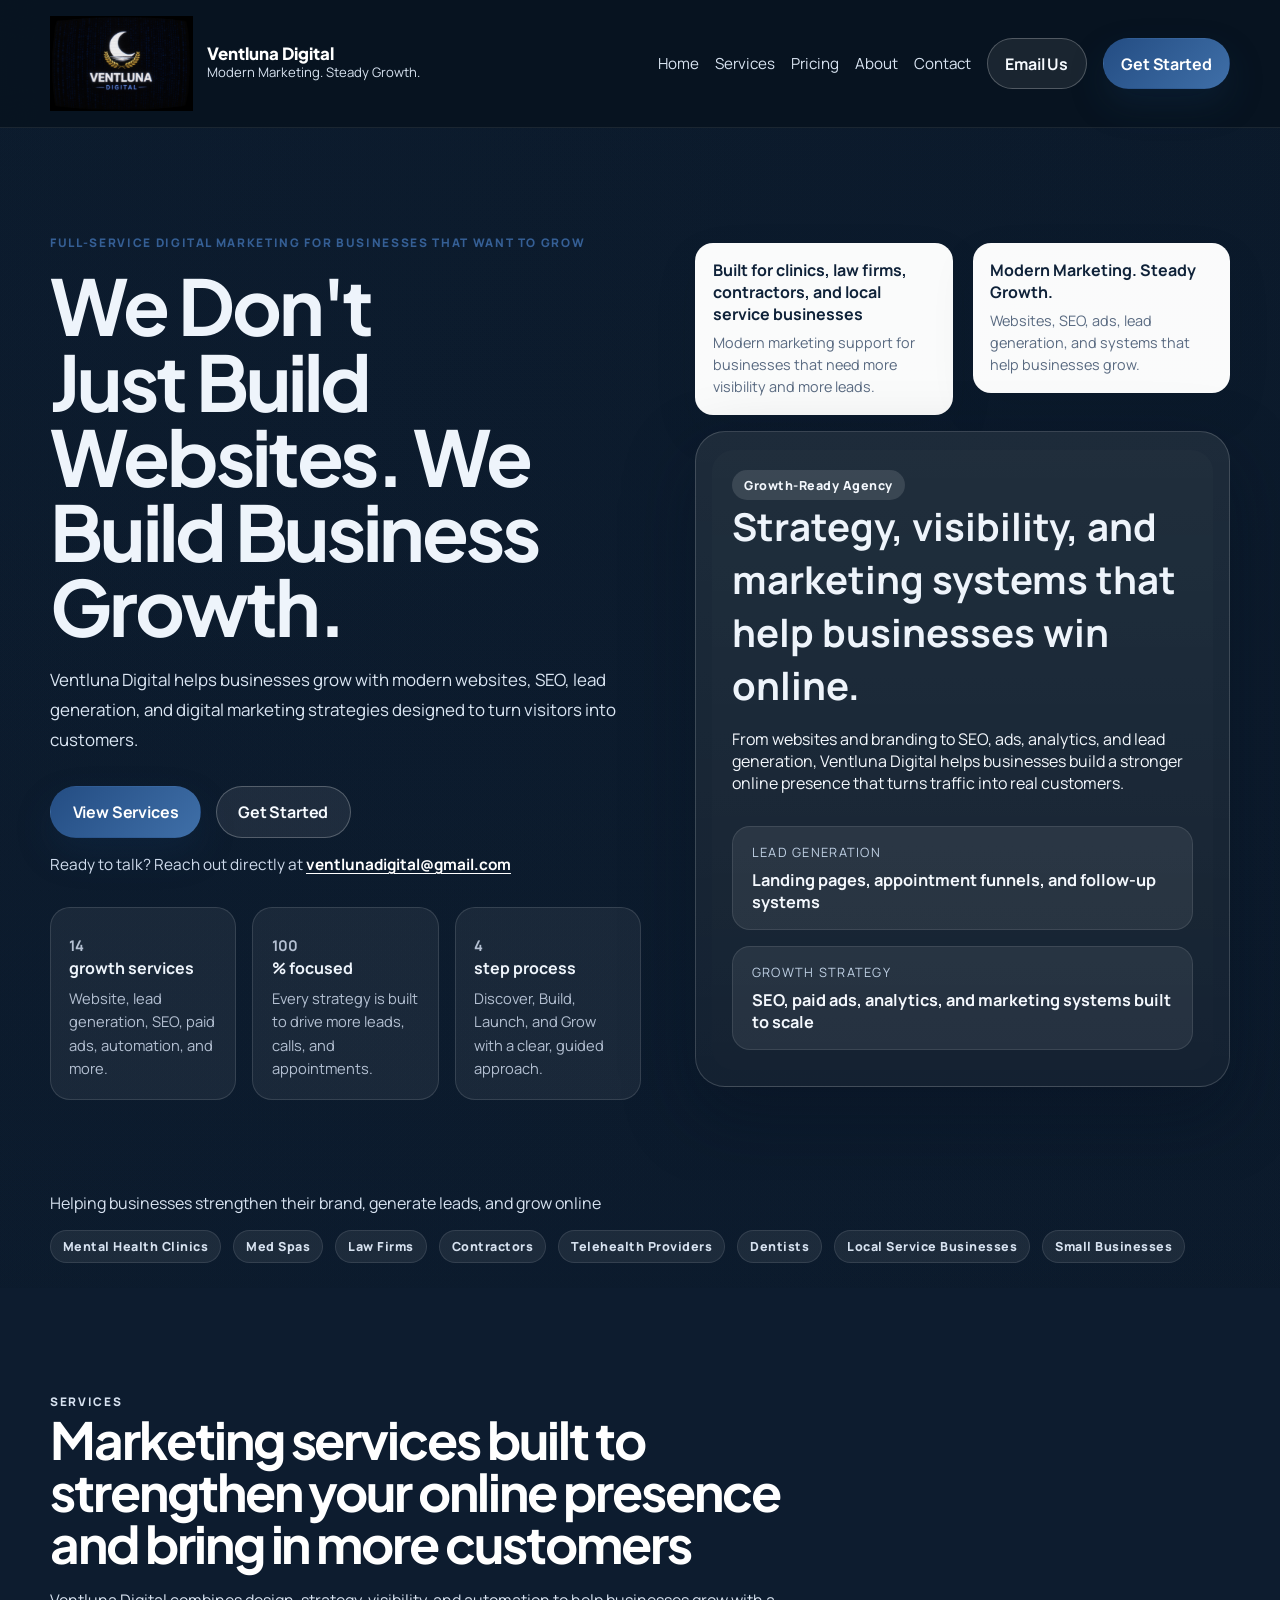
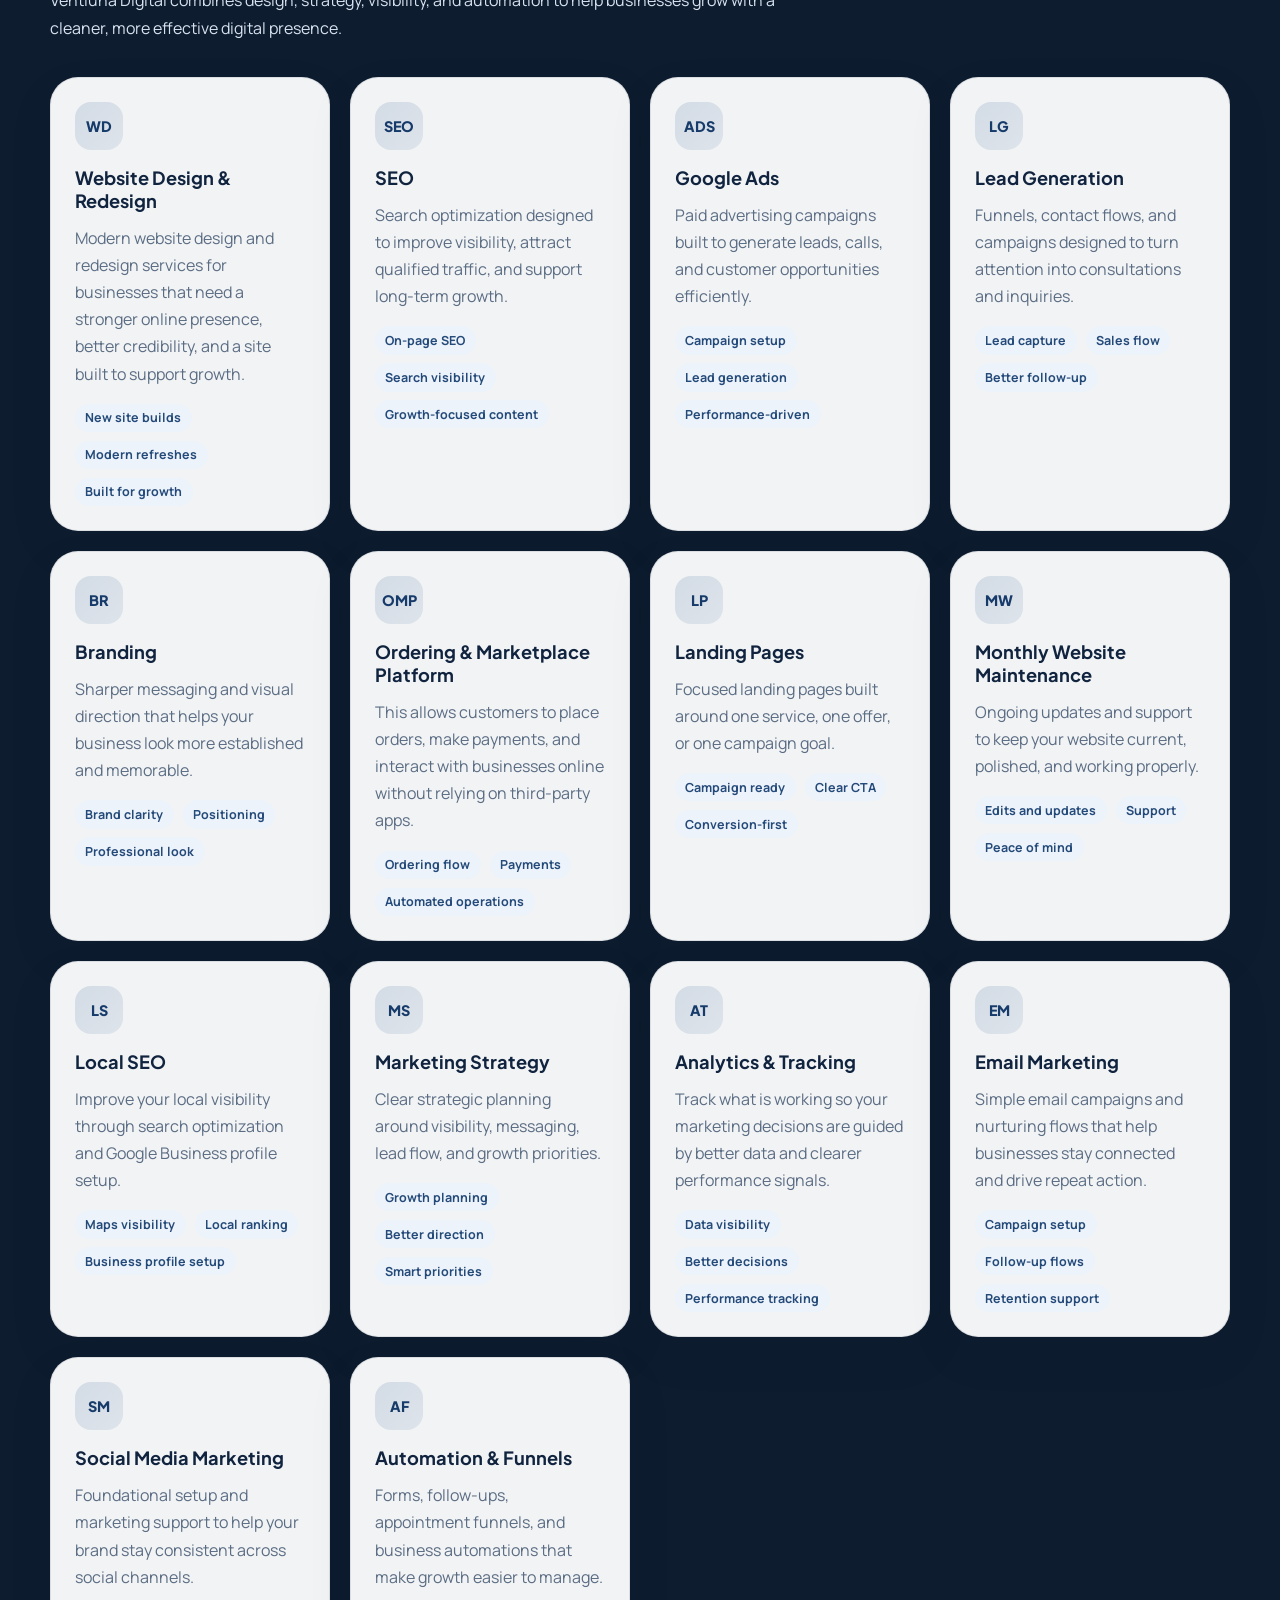
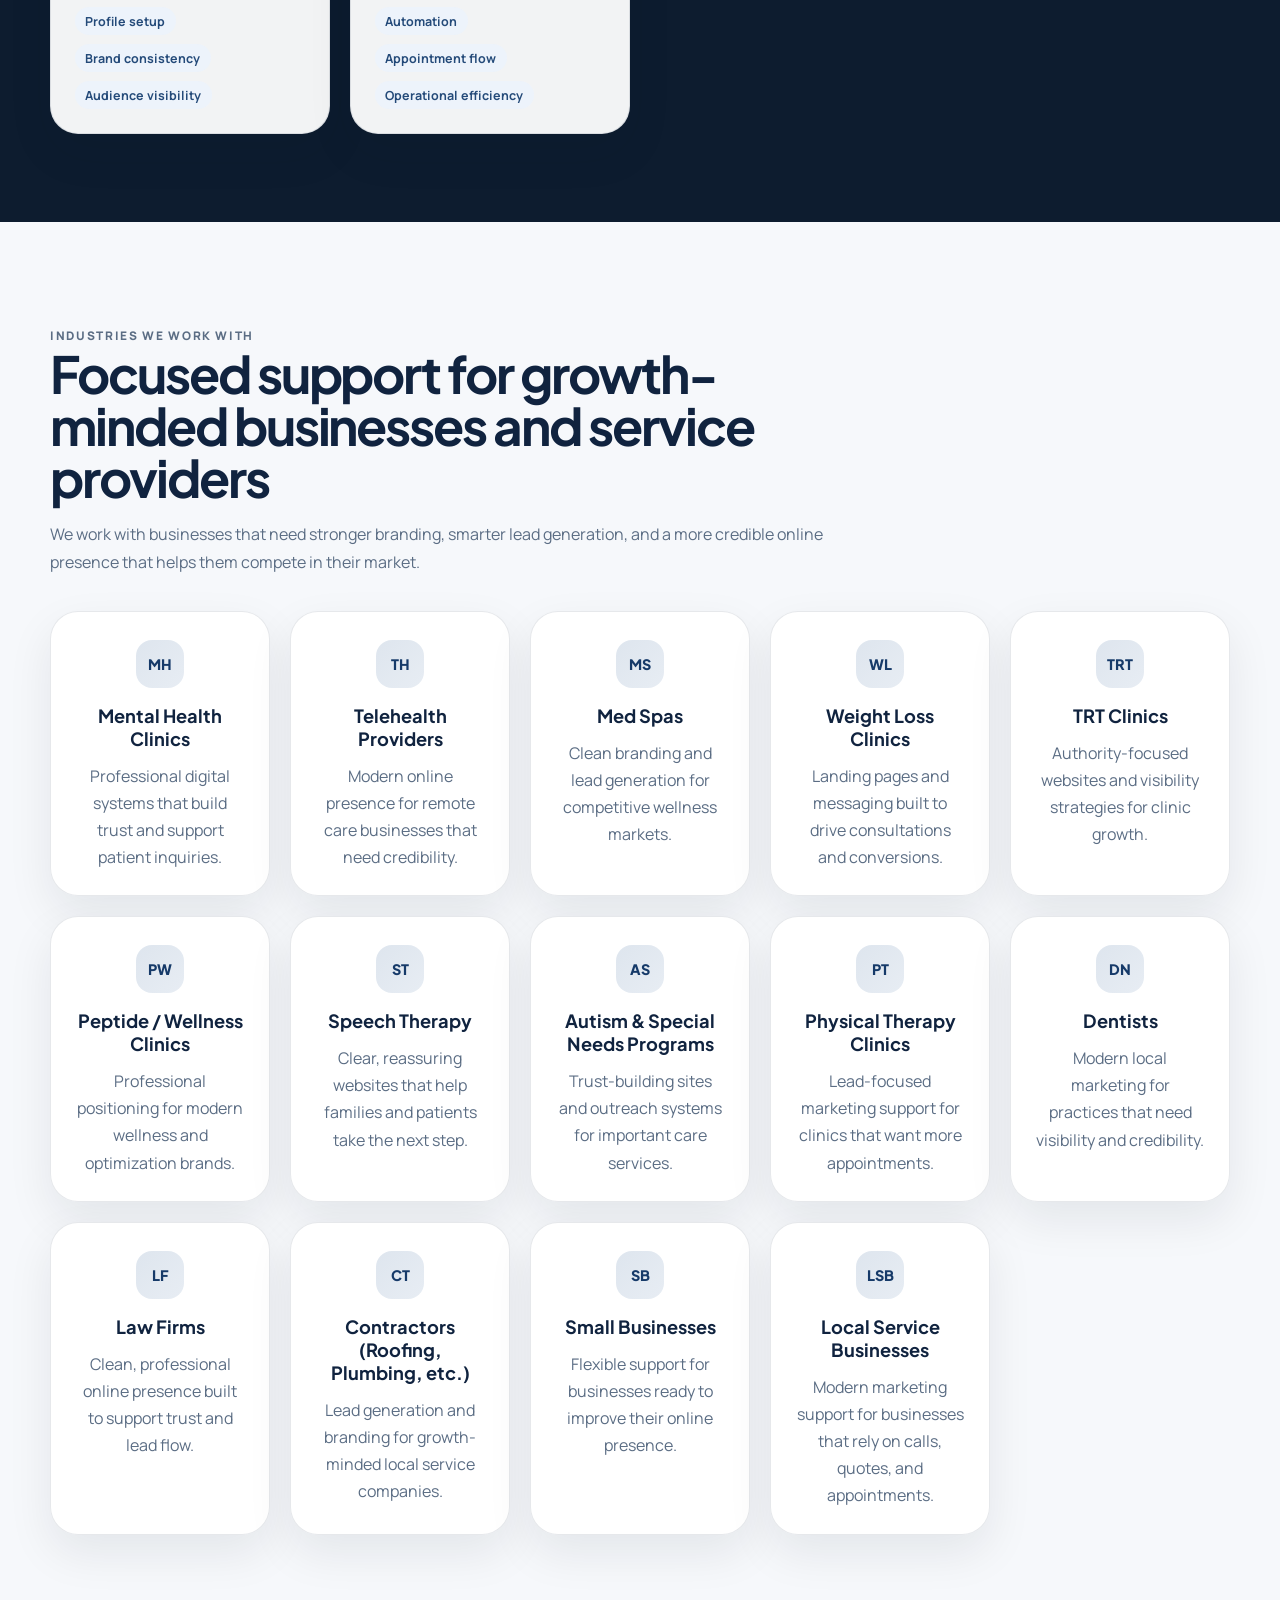
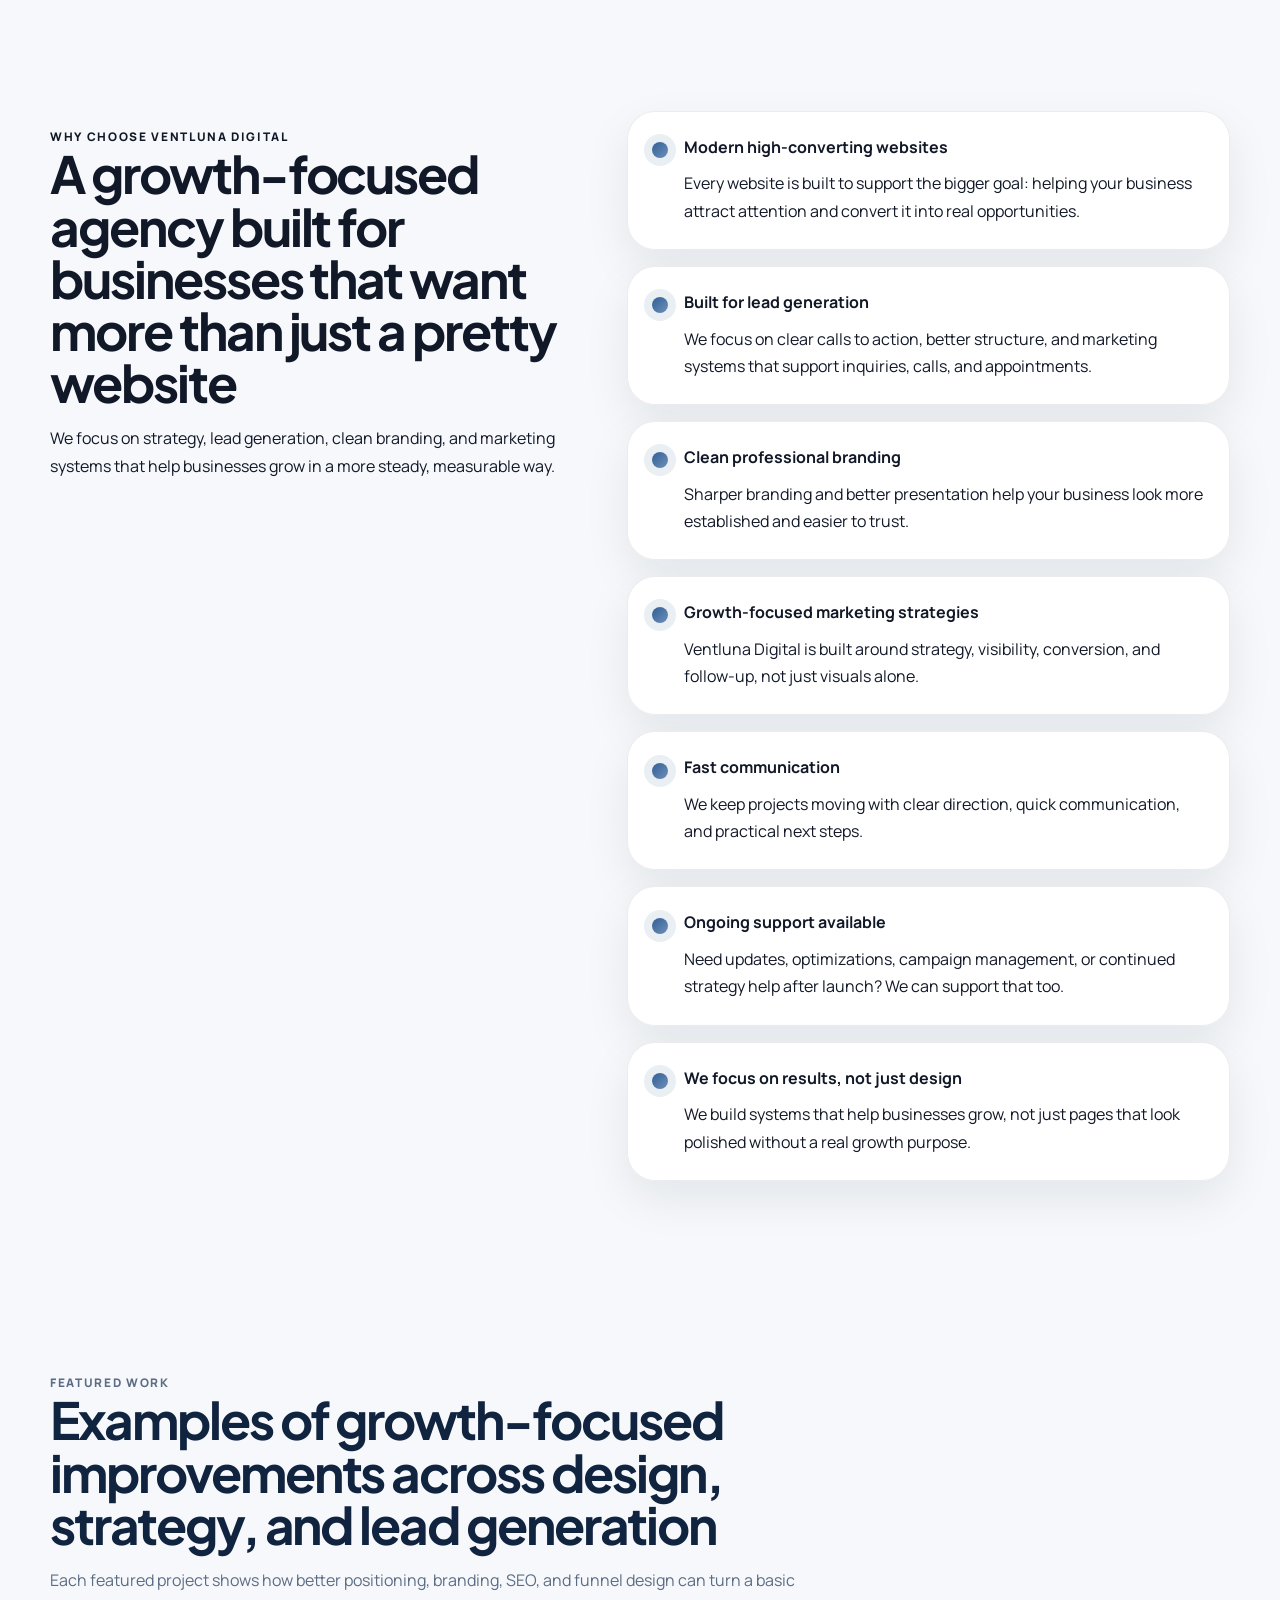
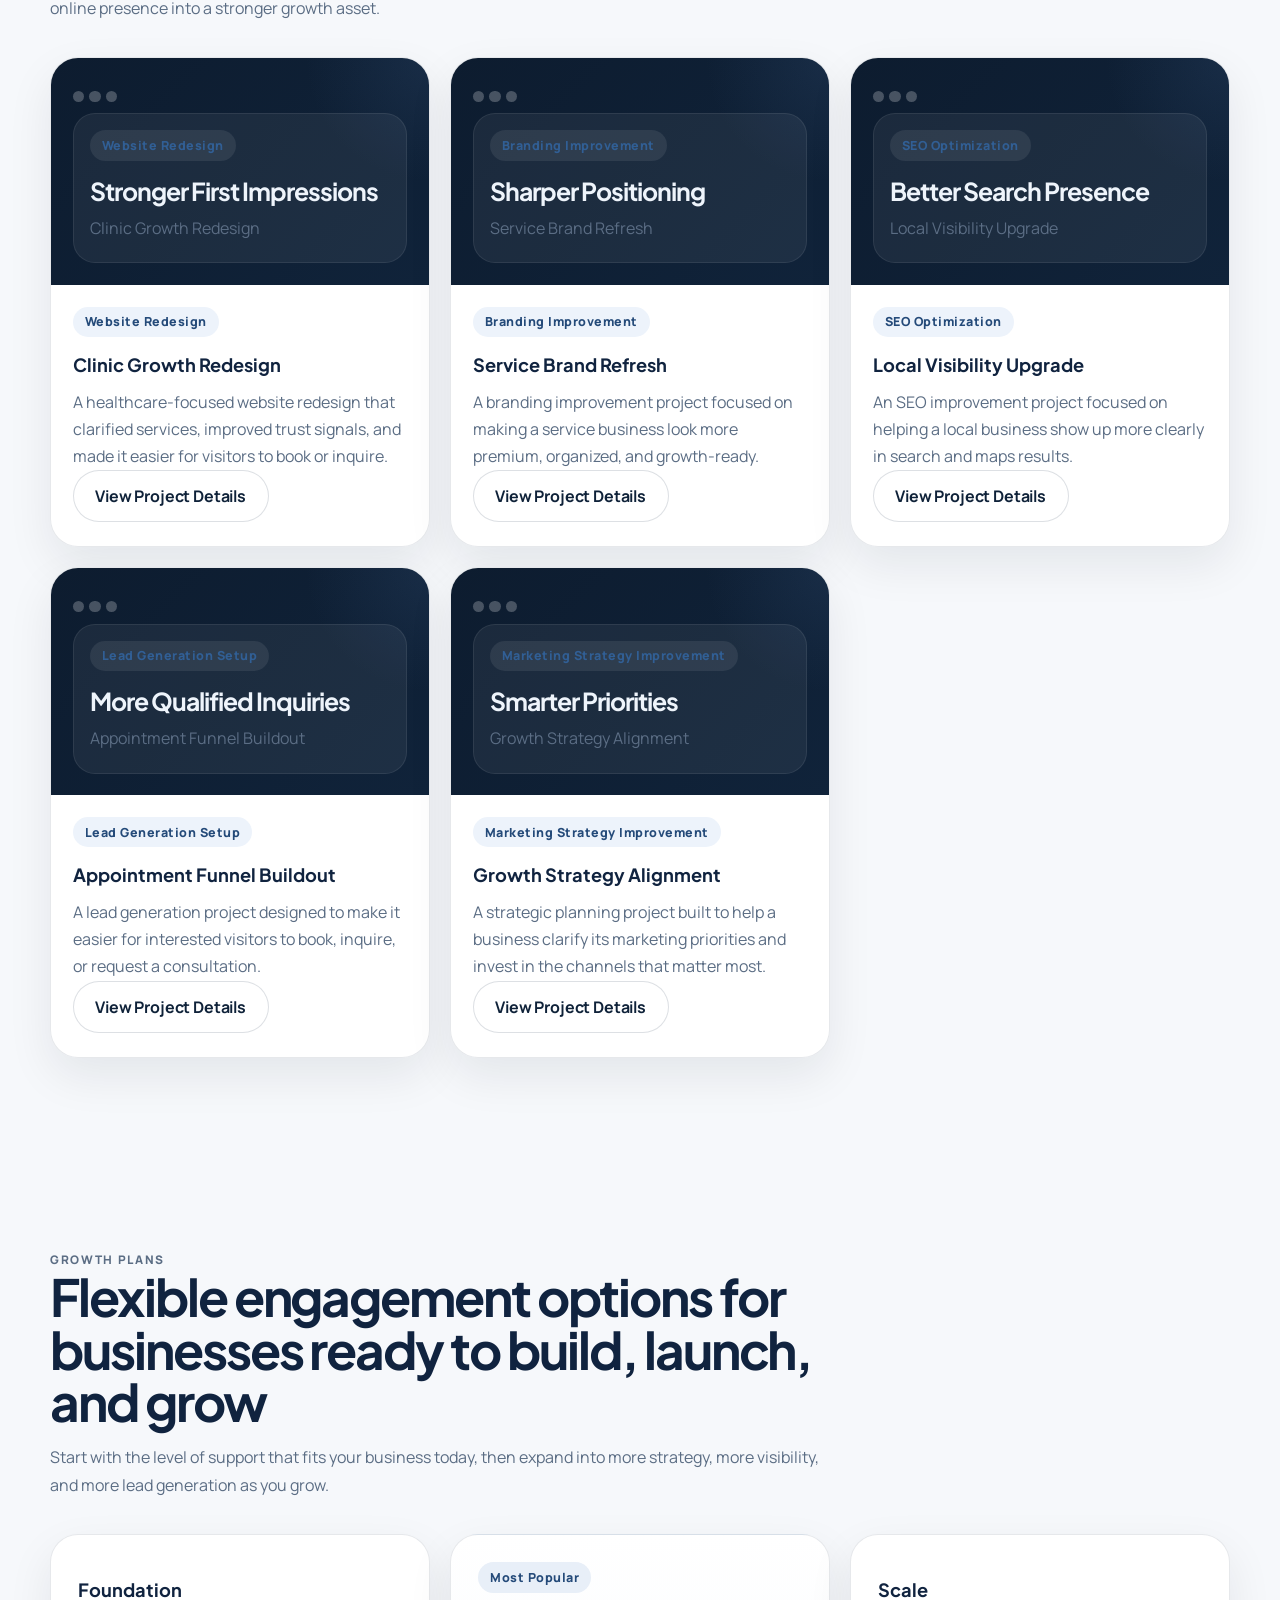
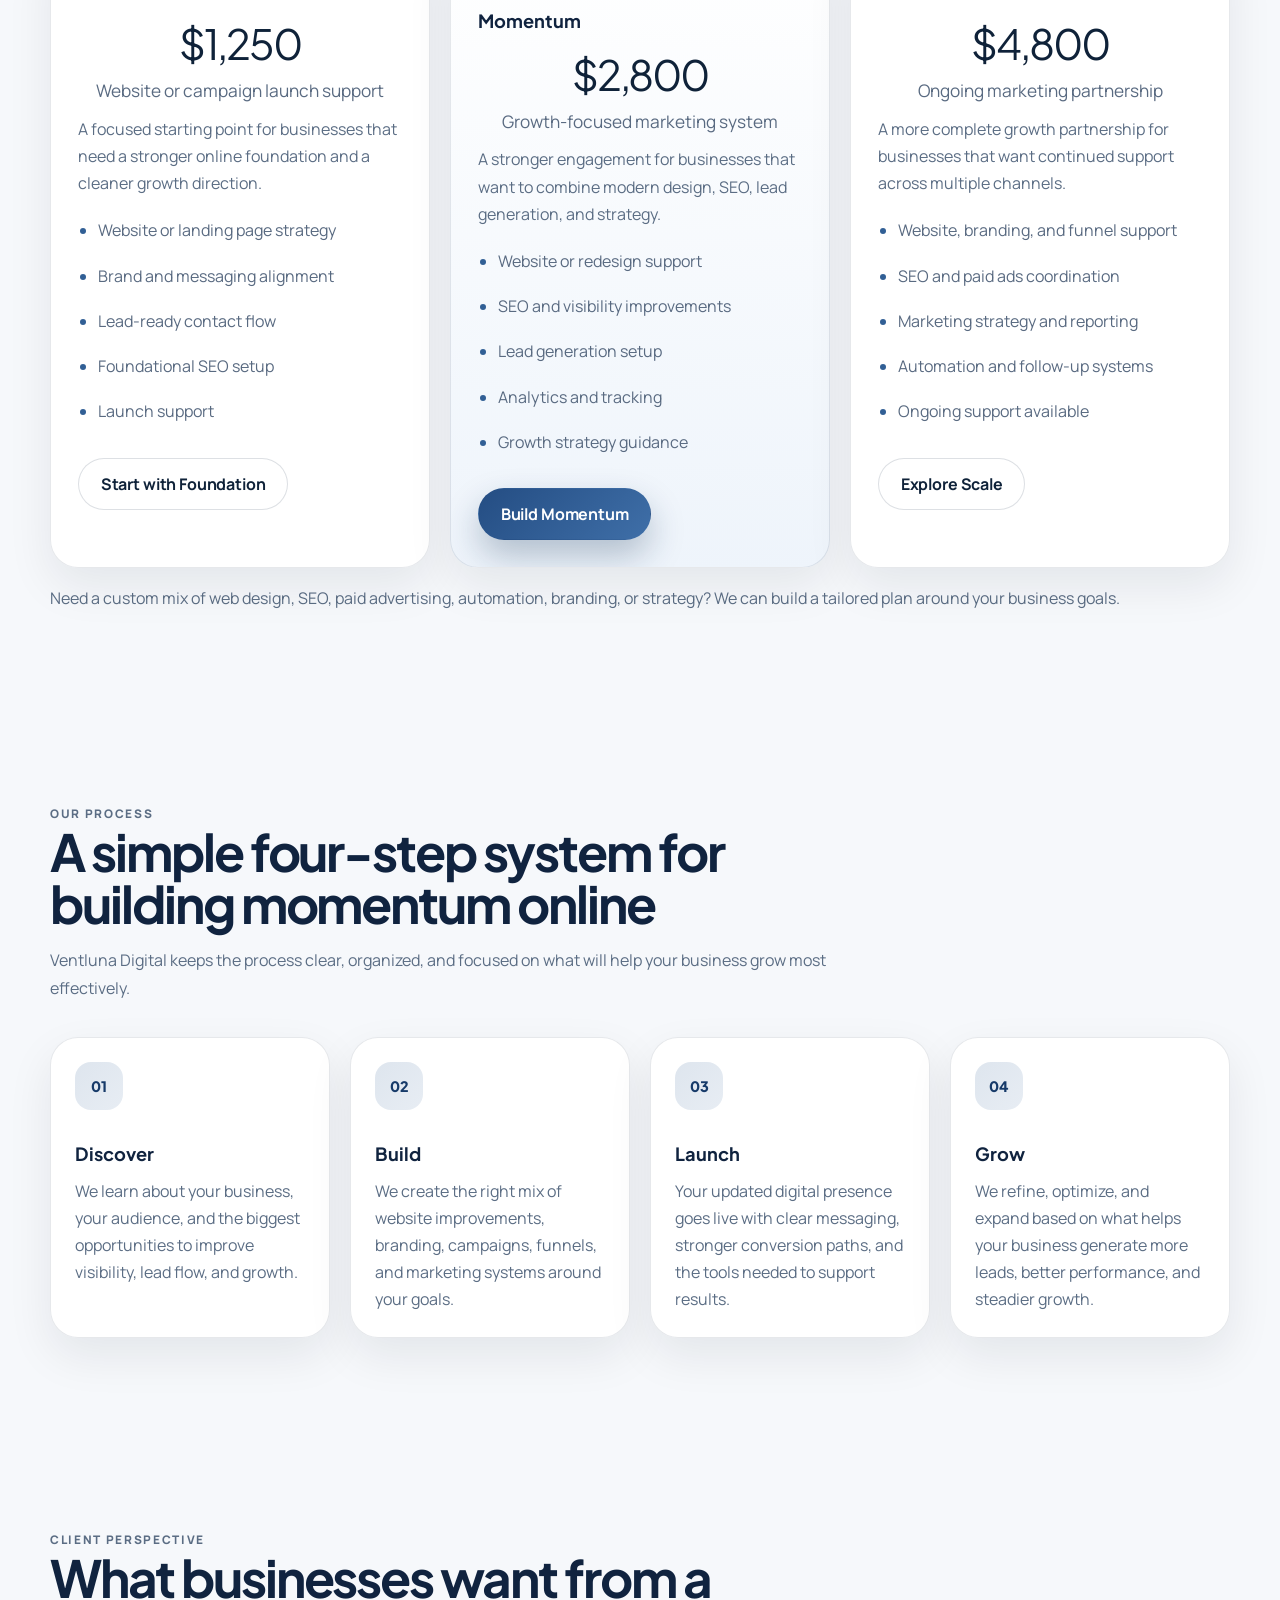
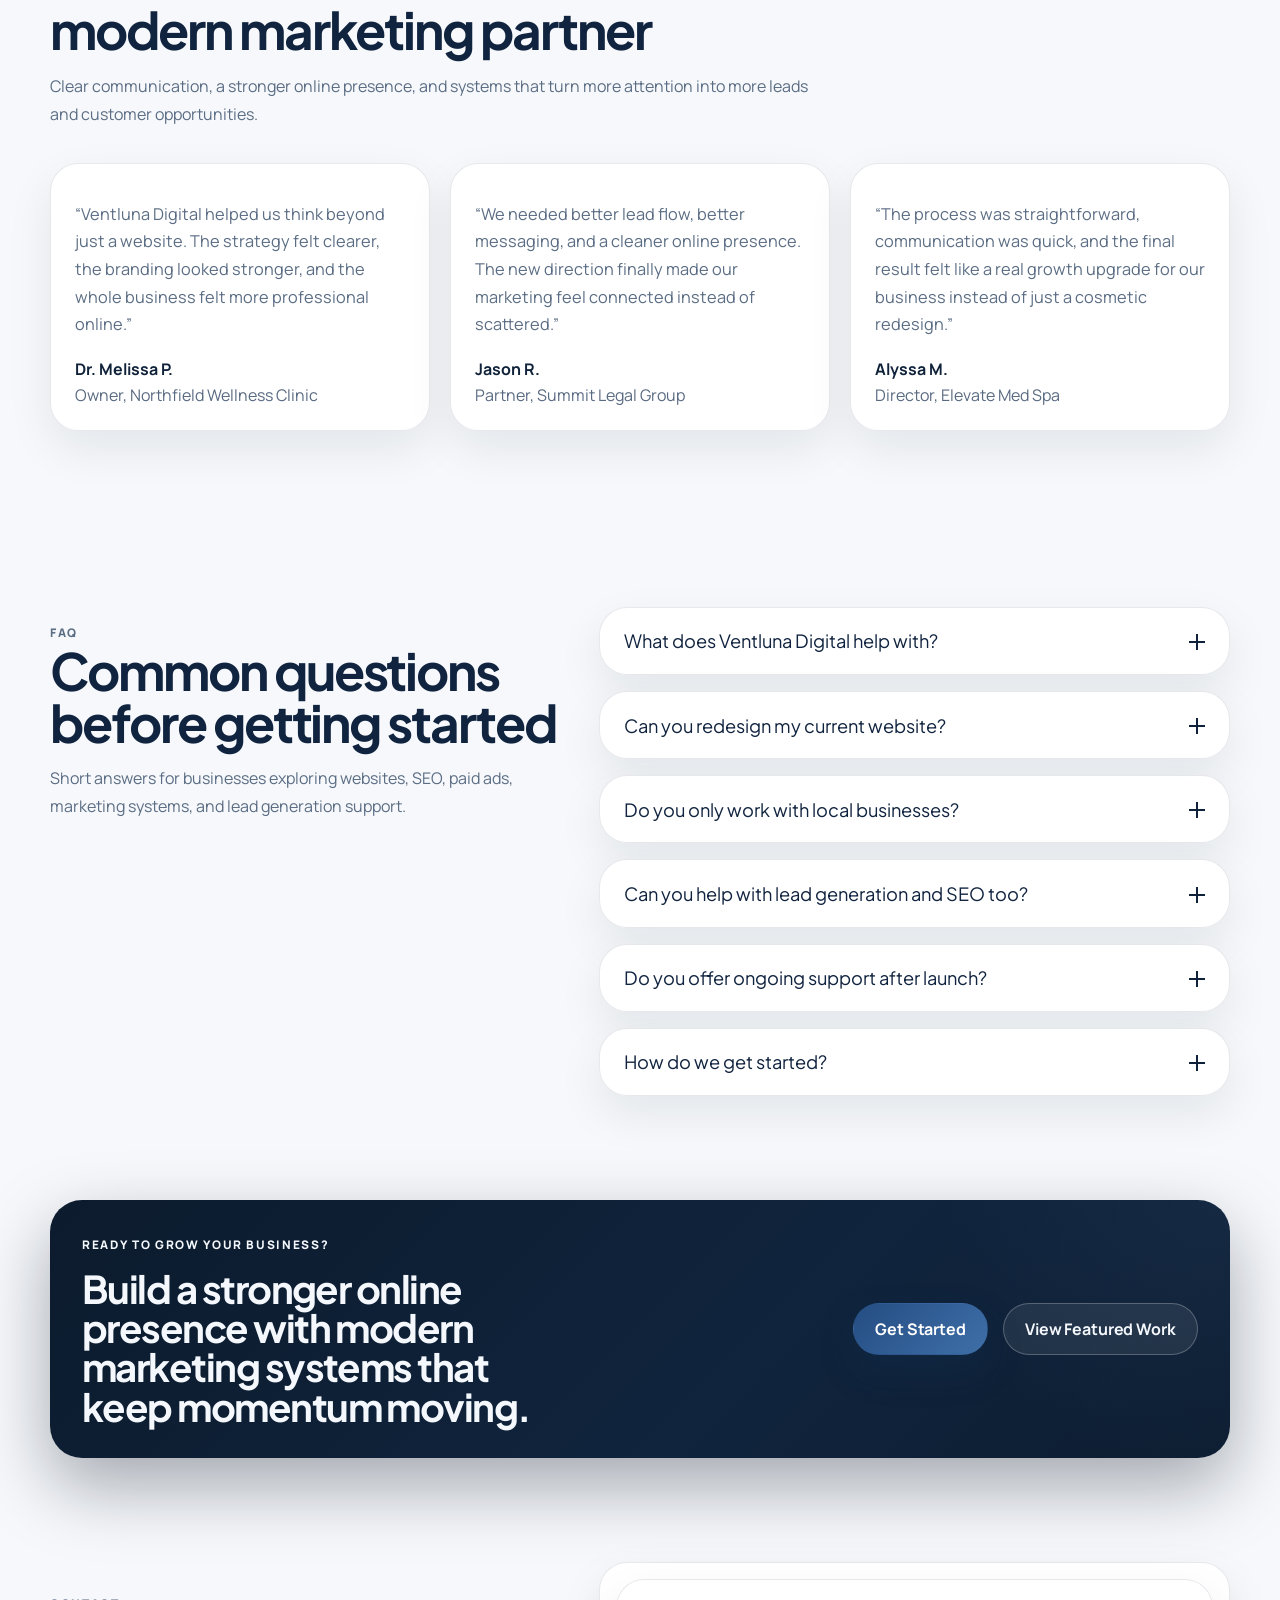
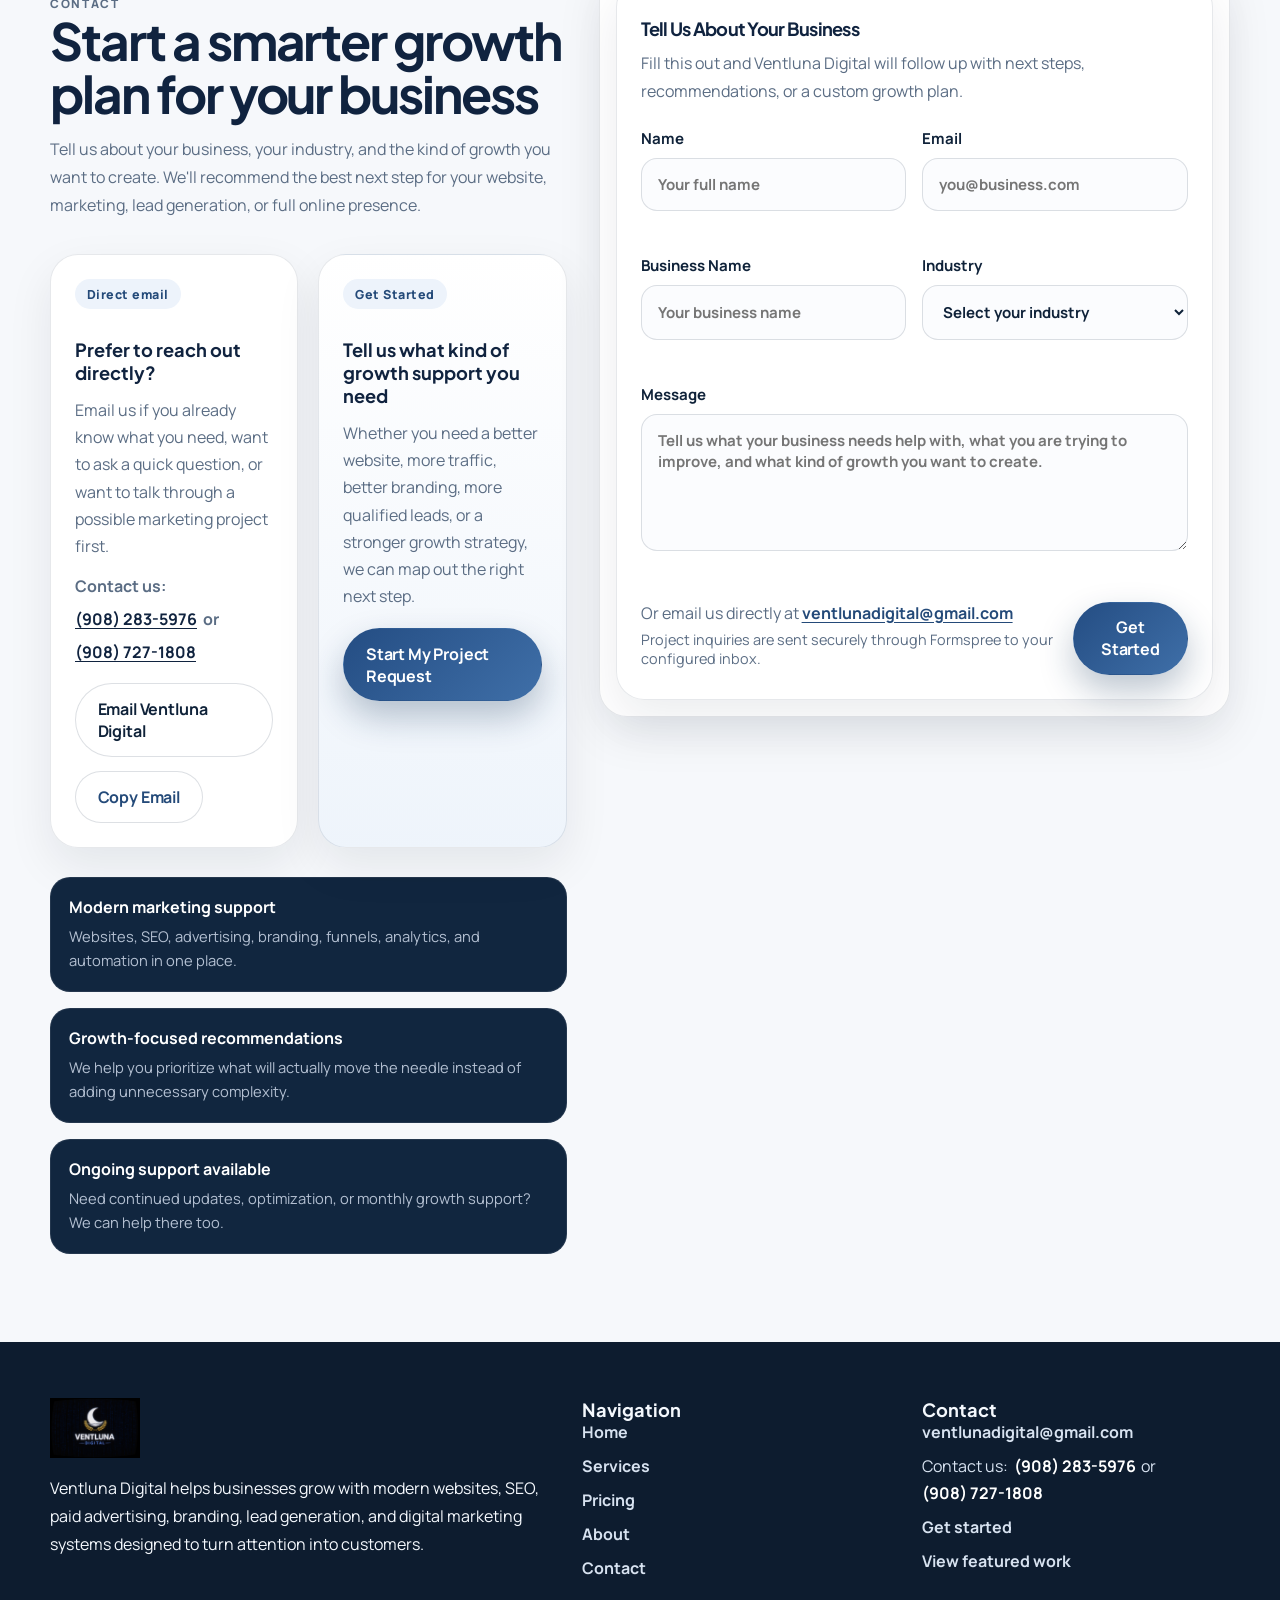
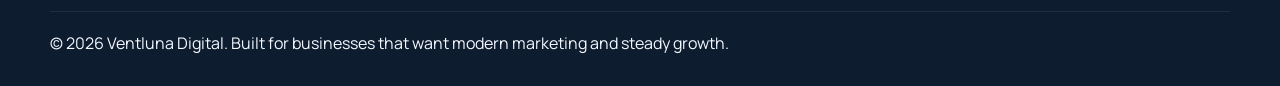
<file: index.html>
<!DOCTYPE html>
<html lang="en">
  <head>
    <meta charset="UTF-8" />
    <meta name="viewport" content="width=device-width, initial-scale=1.0" />
    <meta
      name="description"
      content="Ventluna Digital helps businesses grow with modern websites, SEO, lead generation, paid advertising, and digital marketing systems designed to turn visitors into customers."
    />
    <link rel="icon" type="image/png" href="images/ventlunalogo.png" />
    <link rel="shortcut icon" href="images/ventlunalogo.png" />
    <title>Ventluna Digital | Modern Marketing. Steady Growth.</title>
    <link rel="preconnect" href="https://fonts.googleapis.com" />
    <link rel="preconnect" href="https://fonts.gstatic.com" crossorigin />
    <link
      href="https://fonts.googleapis.com/css2?family=Manrope:wght@400;500;600;700;800&family=Plus+Jakarta+Sans:wght@500;600;700;800&display=swap"
      rel="stylesheet"
    />
    <link rel="stylesheet" href="styles.css" />
  </head>
  <body>
    <a class="skip-link" href="#main-content">Skip to content</a>

    <div class="site-shell">
      <header class="site-header" id="top">
        <nav class="navbar container" aria-label="Primary navigation">
          <a href="index.html" class="brand" aria-label="Ventluna Digital home">
            <img src="images/ventlunalogo.png" alt="Ventluna Digital Logo" class="logo-img" />
            <span class="brand-copy">
              <strong>Ventluna Digital</strong>
              <span>Modern Marketing. Steady Growth.</span>
            </span>
          </a>

          <button
            class="menu-toggle"
            type="button"
            aria-expanded="false"
            aria-controls="site-menu"
            aria-label="Toggle navigation"
          >
            <span></span>
            <span></span>
          </button>

          <div class="nav-panel" id="site-menu">
            <div class="nav-links">
              <a href="#top" data-scroll data-nav-link>Home</a>
              <a href="#services" data-scroll data-nav-link>Services</a>
              <a href="#pricing" data-scroll data-nav-link>Pricing</a>
              <a href="about.html">About</a>
              <a href="#contact" data-scroll data-nav-link>Contact</a>
            </div>
            <div class="nav-actions">
              <a class="button button-secondary button-small" href="mailto:ventlunadigital@gmail.com">Email Us</a>
              <a class="button button-primary button-small" href="#contact" data-scroll>Get Started</a>
            </div>
          </div>
        </nav>
      </header>

      <main id="main-content">
        <section class="hero-section section-shell" aria-labelledby="hero-title">
          <div class="container hero-grid">
            <div class="hero-copy reveal">
              <p class="eyebrow">Full-service digital marketing for businesses that want to grow</p>
              <h1 id="hero-title">We Don&apos;t Just Build Websites. We Build Business Growth.</h1>
              <p class="hero-text">
                Ventluna Digital helps businesses grow with modern websites, SEO, lead generation,
                and digital marketing strategies designed to turn visitors into customers.
              </p>
              <div class="hero-actions">
                <a class="button button-primary" href="#services" data-scroll>View Services</a>
                <a class="button button-secondary" href="#contact" data-scroll>Get Started</a>
              </div>
              <p class="hero-email-line">
                Ready to talk? Reach out directly at
                <a href="mailto:ventlunadigital@gmail.com">ventlunadigital@gmail.com</a>
              </p>
              <div class="hero-metrics" aria-label="Key agency metrics">
                <article>
                  <strong><span data-count="14">0</span> growth services</strong>
                  <span>Website, lead generation, SEO, paid ads, automation, and more.</span>
                </article>
                <article>
                  <strong><span data-count="100">0</span>% focused</strong>
                  <span>Every strategy is built to drive more leads, calls, and appointments.</span>
                </article>
                <article>
                  <strong><span data-count="4">0</span> step process</strong>
                  <span>Discover, Build, Launch, and Grow with a clear, guided approach.</span>
                </article>
              </div>
            </div>

            <div class="hero-visual reveal reveal-delay" aria-hidden="true">
              <div class="hero-card hero-card-main">
                <div class="hero-card-content">
                  <div class="mockup-badge">Growth-Ready Agency</div>
                  <h2>Strategy, visibility, and marketing systems that help businesses win online.</h2>
                  <p>
                    From websites and branding to SEO, ads, analytics, and lead generation,
                    Ventluna Digital helps businesses build a stronger online presence that turns
                    traffic into real customers.
                  </p>
                  <div class="mockup-panels">
                    <div>
                      <span>Lead generation</span>
                      <strong>Landing pages, appointment funnels, and follow-up systems</strong>
                    </div>
                    <div>
                      <span>Growth strategy</span>
                      <strong>SEO, paid ads, analytics, and marketing systems built to scale</strong>
                    </div>
                  </div>
                </div>
              </div>

              <div class="floating-card floating-card-top">
                <strong>Built for clinics, law firms, contractors, and local service businesses</strong>
                <span>Modern marketing support for businesses that need more visibility and more leads.</span>
              </div>
              <div class="floating-card floating-card-bottom">
                <strong>Modern Marketing. Steady Growth.</strong>
                <span>Websites, SEO, ads, lead generation, and systems that help businesses grow.</span>
              </div>
            </div>
          </div>
        </section>

        <section class="logo-strip section-shell" aria-label="Business types">
          <div class="container logo-strip-inner">
            <p>Helping businesses strengthen their brand, generate leads, and grow online</p>
            <div class="logo-strip-list" id="logo-strip-list"></div>
          </div>
        </section>

        <section class="section section-shell" id="services" data-section aria-labelledby="services-title">
          <div class="container">
            <div class="section-heading reveal">
              <p class="eyebrow">Services</p>
              <h2 id="services-title">Marketing services built to strengthen your online presence and bring in more customers</h2>
              <p>
                Ventluna Digital combines design, strategy, visibility, and automation to help
                businesses grow with a cleaner, more effective digital presence.
              </p>
            </div>
            <div class="card-grid service-grid" id="services-grid"></div>
          </div>
        </section>

        <section class="section section-shell section-alt" id="industries" data-section aria-labelledby="industries-title">
          <div class="container">
            <div class="section-heading reveal">
              <p class="eyebrow">Industries We Work With</p>
              <h2 id="industries-title">Focused support for growth-minded businesses and service providers</h2>
              <p>
                We work with businesses that need stronger branding, smarter lead generation, and a
                more credible online presence that helps them compete in their market.
              </p>
            </div>
            <div class="industry-grid" id="industries-grid"></div>
          </div>
        </section>

        <section class="section section-shell" id="why-us" data-section aria-labelledby="why-us-title">
          <div class="container why-us-layout">
            <div class="section-heading reveal">
              <p class="eyebrow">Why Choose Ventluna Digital</p>
              <h2 id="why-us-title">A growth-focused agency built for businesses that want more than just a pretty website</h2>
              <p>
                We focus on strategy, lead generation, clean branding, and marketing systems that help
                businesses grow in a more steady, measurable way.
              </p>
            </div>
            <div class="benefit-list" id="benefits-grid"></div>
          </div>
        </section>

        <section class="section section-shell section-alt" id="portfolio" data-section aria-labelledby="portfolio-title">
          <div class="container">
            <div class="section-heading reveal">
              <p class="eyebrow">Featured Work</p>
              <h2 id="portfolio-title">Examples of growth-focused improvements across design, strategy, and lead generation</h2>
              <p>
                Each featured project shows how better positioning, branding, SEO, and funnel design can
                turn a basic online presence into a stronger growth asset.
              </p>
            </div>
            <div class="portfolio-grid" id="portfolio-grid"></div>
          </div>
        </section>

        <section class="section section-shell" id="pricing" data-section aria-labelledby="pricing-title">
          <div class="container">
            <div class="section-heading reveal">
              <p class="eyebrow">Growth Plans</p>
              <h2 id="pricing-title">Flexible engagement options for businesses ready to build, launch, and grow</h2>
              <p>
                Start with the level of support that fits your business today, then expand into more
                strategy, more visibility, and more lead generation as you grow.
              </p>
            </div>
            <div class="pricing-grid" id="pricing-grid"></div>
            <p class="pricing-note">
              Need a custom mix of web design, SEO, paid advertising, automation, branding, or strategy?
              We can build a tailored plan around your business goals.
            </p>
          </div>
        </section>

        <section class="section section-shell section-alt" id="process" data-section aria-labelledby="process-title">
          <div class="container">
            <div class="section-heading reveal">
              <p class="eyebrow">Our Process</p>
              <h2 id="process-title">A simple four-step system for building momentum online</h2>
              <p>
                Ventluna Digital keeps the process clear, organized, and focused on what will help
                your business grow most effectively.
              </p>
            </div>
            <div class="process-grid" id="process-grid"></div>
          </div>
        </section>

        <section class="section section-shell" id="testimonials" data-section aria-labelledby="testimonials-title">
          <div class="container">
            <div class="section-heading reveal">
              <p class="eyebrow">Client Perspective</p>
              <h2 id="testimonials-title">What businesses want from a modern marketing partner</h2>
              <p>
                Clear communication, a stronger online presence, and systems that turn more attention
                into more leads and customer opportunities.
              </p>
            </div>
            <div class="testimonial-grid" id="testimonials-grid"></div>
          </div>
        </section>

        <section class="section section-shell section-alt" id="faq" data-section aria-labelledby="faq-title">
          <div class="container faq-layout">
            <div class="section-heading reveal">
              <p class="eyebrow">FAQ</p>
              <h2 id="faq-title">Common questions before getting started</h2>
              <p>
                Short answers for businesses exploring websites, SEO, paid ads, marketing systems, and
                lead generation support.
              </p>
            </div>
            <div class="faq-list" id="faq-list"></div>
          </div>
        </section>

        <section class="cta-banner-section section-shell" aria-labelledby="cta-banner-title">
          <div class="container">
            <div class="cta-banner reveal">
              <div>
                <p class="eyebrow">Ready to Grow Your Business?</p>
                <h2 id="cta-banner-title">Build a stronger online presence with modern marketing systems that keep momentum moving.</h2>
              </div>
              <div class="cta-banner-actions">
                <a class="button button-primary" href="#contact" data-scroll>Get Started</a>
                <button class="button button-secondary light" type="button" data-open-portfolio="0">
                  View Featured Work
                </button>
              </div>
            </div>
          </div>
        </section>

        <section class="section section-shell contact-section" id="contact" data-section aria-labelledby="contact-title">
          <div class="container contact-layout">
            <div class="contact-copy reveal">
              <p class="eyebrow">Contact</p>
              <h2 id="contact-title">Start a smarter growth plan for your business</h2>
              <p>
                Tell us about your business, your industry, and the kind of growth you want to create.
                We&apos;ll recommend the best next step for your website, marketing, lead generation, or
                full online presence.
              </p>

              <div class="contact-options">
                <article class="contact-card">
                  <span class="contact-card-label">Direct email</span>
                  <h3>Prefer to reach out directly?</h3>
                  <p>
                    Email us if you already know what you need, want to ask a quick question, or want to
                    talk through a possible marketing project first.
                  </p>
                  <p class="contact-phone-list" aria-label="Phone numbers">
                    Contact us:
                    <a href="tel:9082835976">(908) 283-5976</a>
                    <span>or</span>
                    <a href="tel:9087271808">(908) 727-1808</a>
                  </p>
                  <div class="contact-card-actions">
                    <a class="button button-secondary contact-button" href="mailto:ventlunadigital@gmail.com">Email Ventluna Digital</a>
                    <button class="button button-ghost copy-email-button" type="button" data-copy-email="ventlunadigital@gmail.com">
                      Copy Email
                    </button>
                  </div>
                </article>

                <article class="contact-card contact-card-highlight">
                  <span class="contact-card-label">Get Started</span>
                  <h3>Tell us what kind of growth support you need</h3>
                  <p>
                    Whether you need a better website, more traffic, better branding, more qualified leads,
                    or a stronger growth strategy, we can map out the right next step.
                  </p>
                  <a class="button button-primary" href="#quote-form" data-scroll>Start My Project Request</a>
                </article>
              </div>

              <div class="contact-points">
                <article>
                  <strong>Modern marketing support</strong>
                  <span>Websites, SEO, advertising, branding, funnels, analytics, and automation in one place.</span>
                </article>
                <article>
                  <strong>Growth-focused recommendations</strong>
                  <span>We help you prioritize what will actually move the needle instead of adding unnecessary complexity.</span>
                </article>
                <article>
                  <strong>Ongoing support available</strong>
                  <span>Need continued updates, optimization, or monthly growth support? We can help there too.</span>
                </article>
              </div>
            </div>

            <div class="quote-form-wrap reveal reveal-delay">
              <form
                class="quote-form"
                id="quote-form"
                data-formspree-form
                action="https://formspree.io/f/mqegzbrb"
                method="POST"
                novalidate
                aria-describedby="form-status form-help"
              >
                <input type="hidden" name="_subject" value="New Ventluna Digital project inquiry" />
                <div class="form-heading">
                  <h3>Tell Us About Your Business</h3>
                  <p id="form-help">
                    Fill this out and Ventluna Digital will follow up with next steps, recommendations,
                    or a custom growth plan.
                  </p>
                </div>

                <div class="form-grid">
                  <label>
                    Name
                    <input type="text" name="name" autocomplete="name" required placeholder="Your full name" />
                    <span class="field-error" data-error-for="name"></span>
                  </label>
                  <label>
                    Email
                    <input type="email" name="email" autocomplete="email" required placeholder="you@business.com" />
                    <span class="field-error" data-error-for="email"></span>
                  </label>
                  <label>
                    Business Name
                    <input type="text" name="business_name" autocomplete="organization" required placeholder="Your business name" />
                    <span class="field-error" data-error-for="business_name"></span>
                  </label>
                  <label>
                    Industry
                    <select name="industry" required>
                      <option value="">Select your industry</option>
                      <option>Mental Health Clinic</option>
                      <option>Telehealth Provider</option>
                      <option>Med Spa</option>
                      <option>Weight Loss Clinic</option>
                      <option>TRT Clinic</option>
                      <option>Wellness / Peptide Clinic</option>
                      <option>Speech Therapy</option>
                      <option>Autism / Special Needs Program</option>
                      <option>Physical Therapy Clinic</option>
                      <option>Dentist</option>
                      <option>Law Firm</option>
                      <option>Contractor</option>
                      <option>Small Business</option>
                      <option>Local Service Business</option>
                      <option>Other</option>
                    </select>
                    <span class="field-error" data-error-for="industry"></span>
                  </label>
                  <label class="full-width">
                    Message
                    <textarea
                      name="message"
                      rows="5"
                      required
                      placeholder="Tell us what your business needs help with, what you are trying to improve, and what kind of growth you want to create."
                    ></textarea>
                    <span class="field-error" data-error-for="message"></span>
                  </label>
                </div>

                <div class="form-footer">
                  <div>
                    <p class="form-contact-line">
                      Or email us directly at
                      <a href="mailto:ventlunadigital@gmail.com">ventlunadigital@gmail.com</a>
                    </p>
                    <p class="form-disclaimer">Project inquiries are sent securely through Formspree to your configured inbox.</p>
                  </div>
                  <button class="button button-primary submit-button" type="submit">
                    <span class="submit-label">Get Started</span>
                    <span class="submit-spinner" aria-hidden="true"></span>
                  </button>
                </div>

                <div class="form-status" id="form-status" aria-live="polite"></div>
              </form>
            </div>
          </div>
        </section>
      </main>

      <footer class="site-footer">
        <div class="container footer-grid">
          <div>
            <a href="index.html" class="footer-brand">
              <img src="images/ventlunalogo.png" alt="Ventluna Digital Logo" class="footer-logo" />
            </a>
            <p class="footer-text">
              Ventluna Digital helps businesses grow with modern websites, SEO, paid advertising,
              branding, lead generation, and digital marketing systems designed to turn attention into customers.
            </p>
          </div>

          <div>
            <h3>Navigation</h3>
            <div class="footer-links">
              <a href="#top" data-scroll>Home</a>
              <a href="#services" data-scroll>Services</a>
              <a href="#pricing" data-scroll>Pricing</a>
              <a href="about.html">About</a>
              <a href="#contact" data-scroll>Contact</a>
            </div>
          </div>

          <div>
            <h3>Contact</h3>
            <div class="footer-links">
              <a href="mailto:ventlunadigital@gmail.com">ventlunadigital@gmail.com</a>
              <p class="footer-phone-line">
                Contact us:
                <a href="tel:9082835976">(908) 283-5976</a>
                <span>or</span>
                <a href="tel:9087271808">(908) 727-1808</a>
              </p>
              <a href="#contact" data-scroll>Get started</a>
              <a href="#portfolio" data-scroll>View featured work</a>
            </div>
          </div>
        </div>
        <div class="container footer-bottom">
          <p>&copy; 2026 Ventluna Digital. Built for businesses that want modern marketing and steady growth.</p>
        </div>
      </footer>
    </div>

    <button class="back-to-top" type="button" aria-label="Back to top">Top</button>

    <div class="modal" id="portfolio-modal" aria-hidden="true" role="dialog" aria-modal="true" aria-labelledby="portfolio-modal-title">
      <div class="modal-backdrop" data-close-modal></div>
      <div class="modal-panel" role="document">
        <button class="modal-close" type="button" aria-label="Close project details" data-close-modal>
          <span></span>
          <span></span>
        </button>
        <div class="modal-content" id="portfolio-modal-content"></div>
      </div>
    </div>

    <div class="toast" id="toast" role="status" aria-live="polite" aria-atomic="true"></div>

    <script src="script.js"></script>
  </body>
</html>
</file>
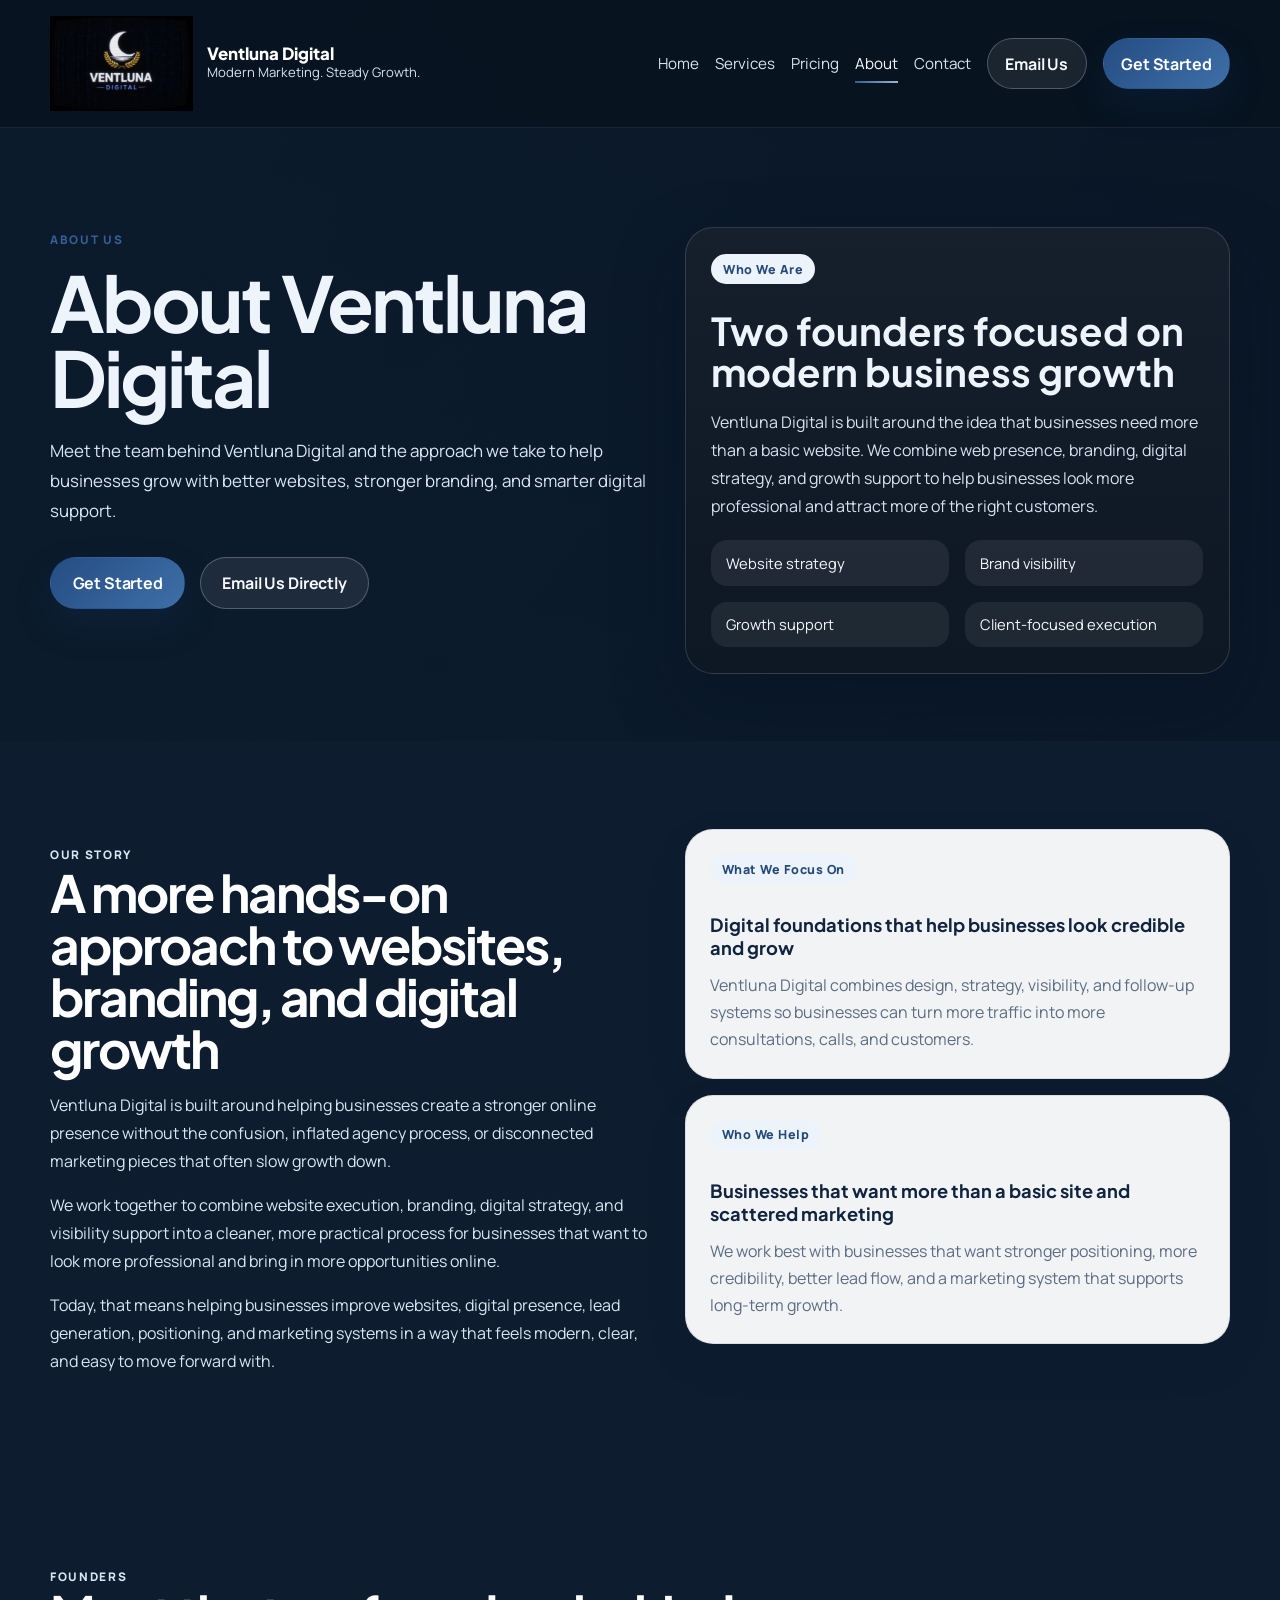
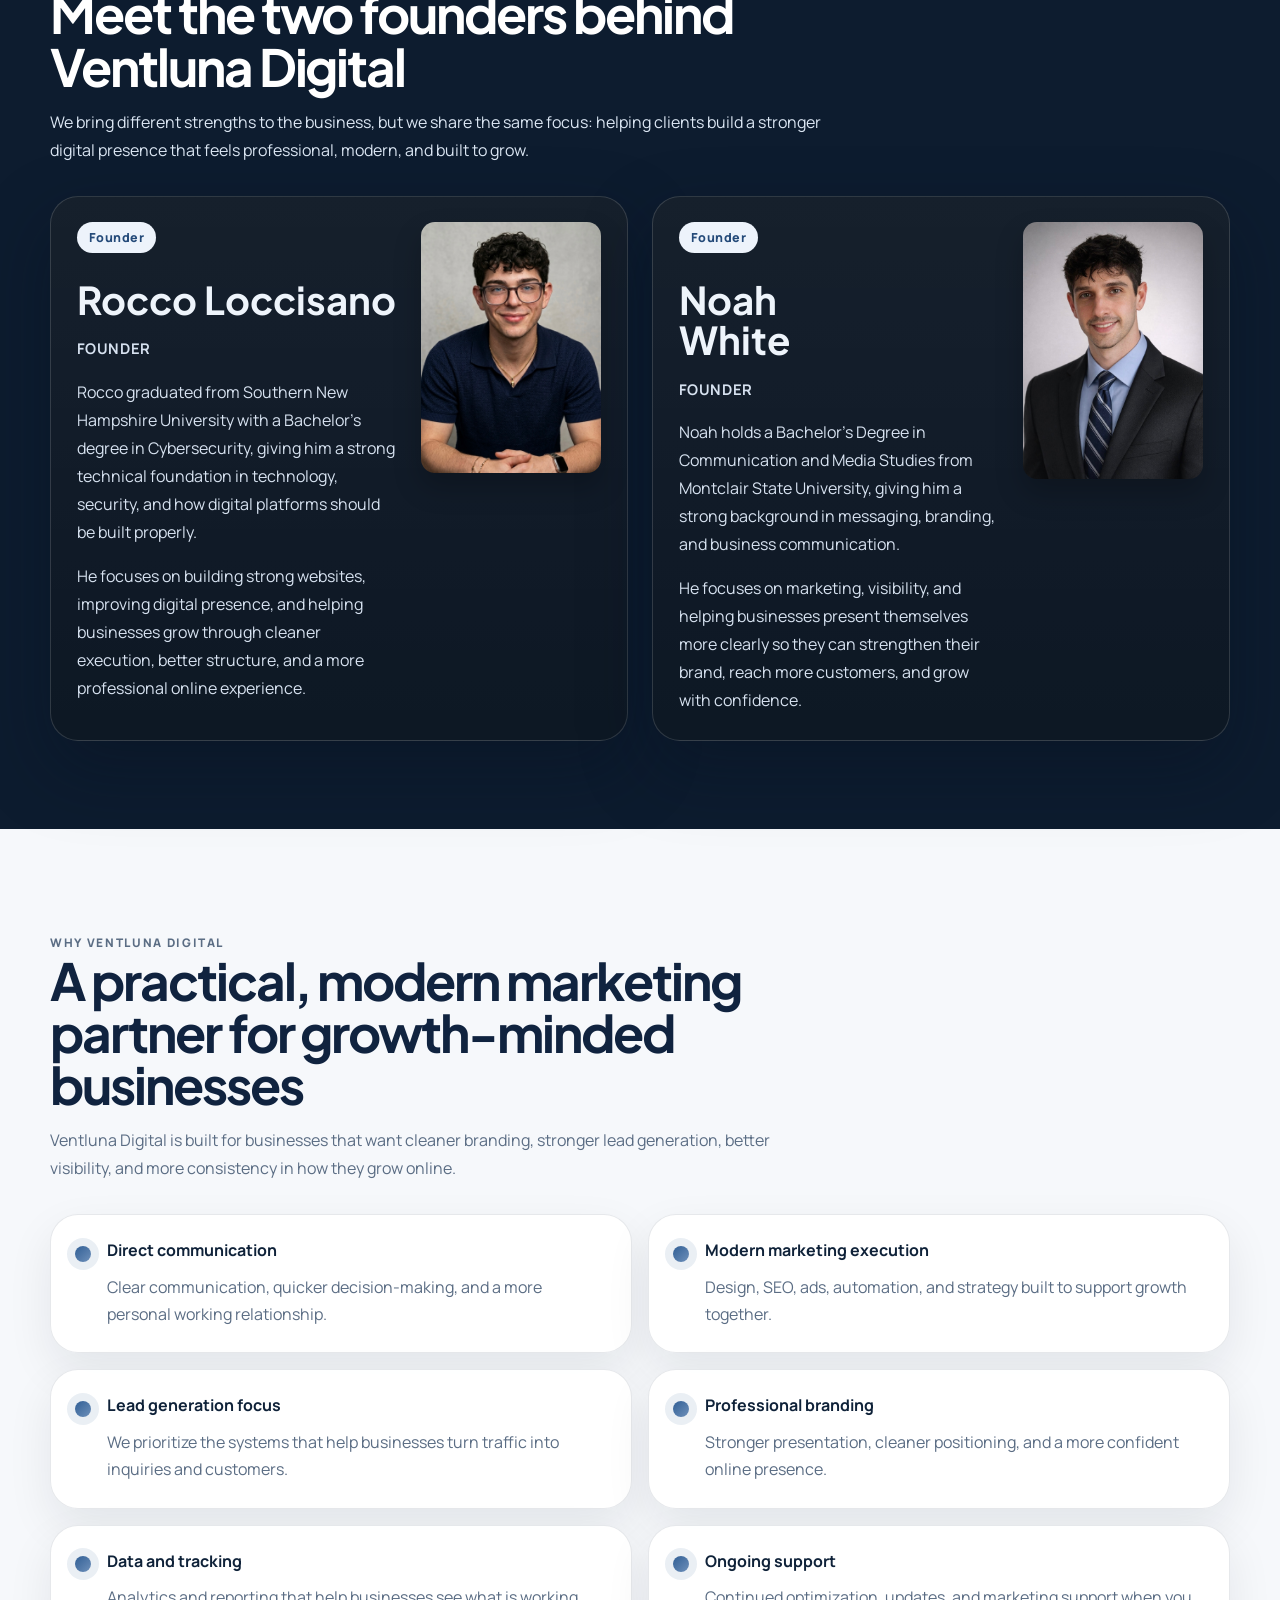
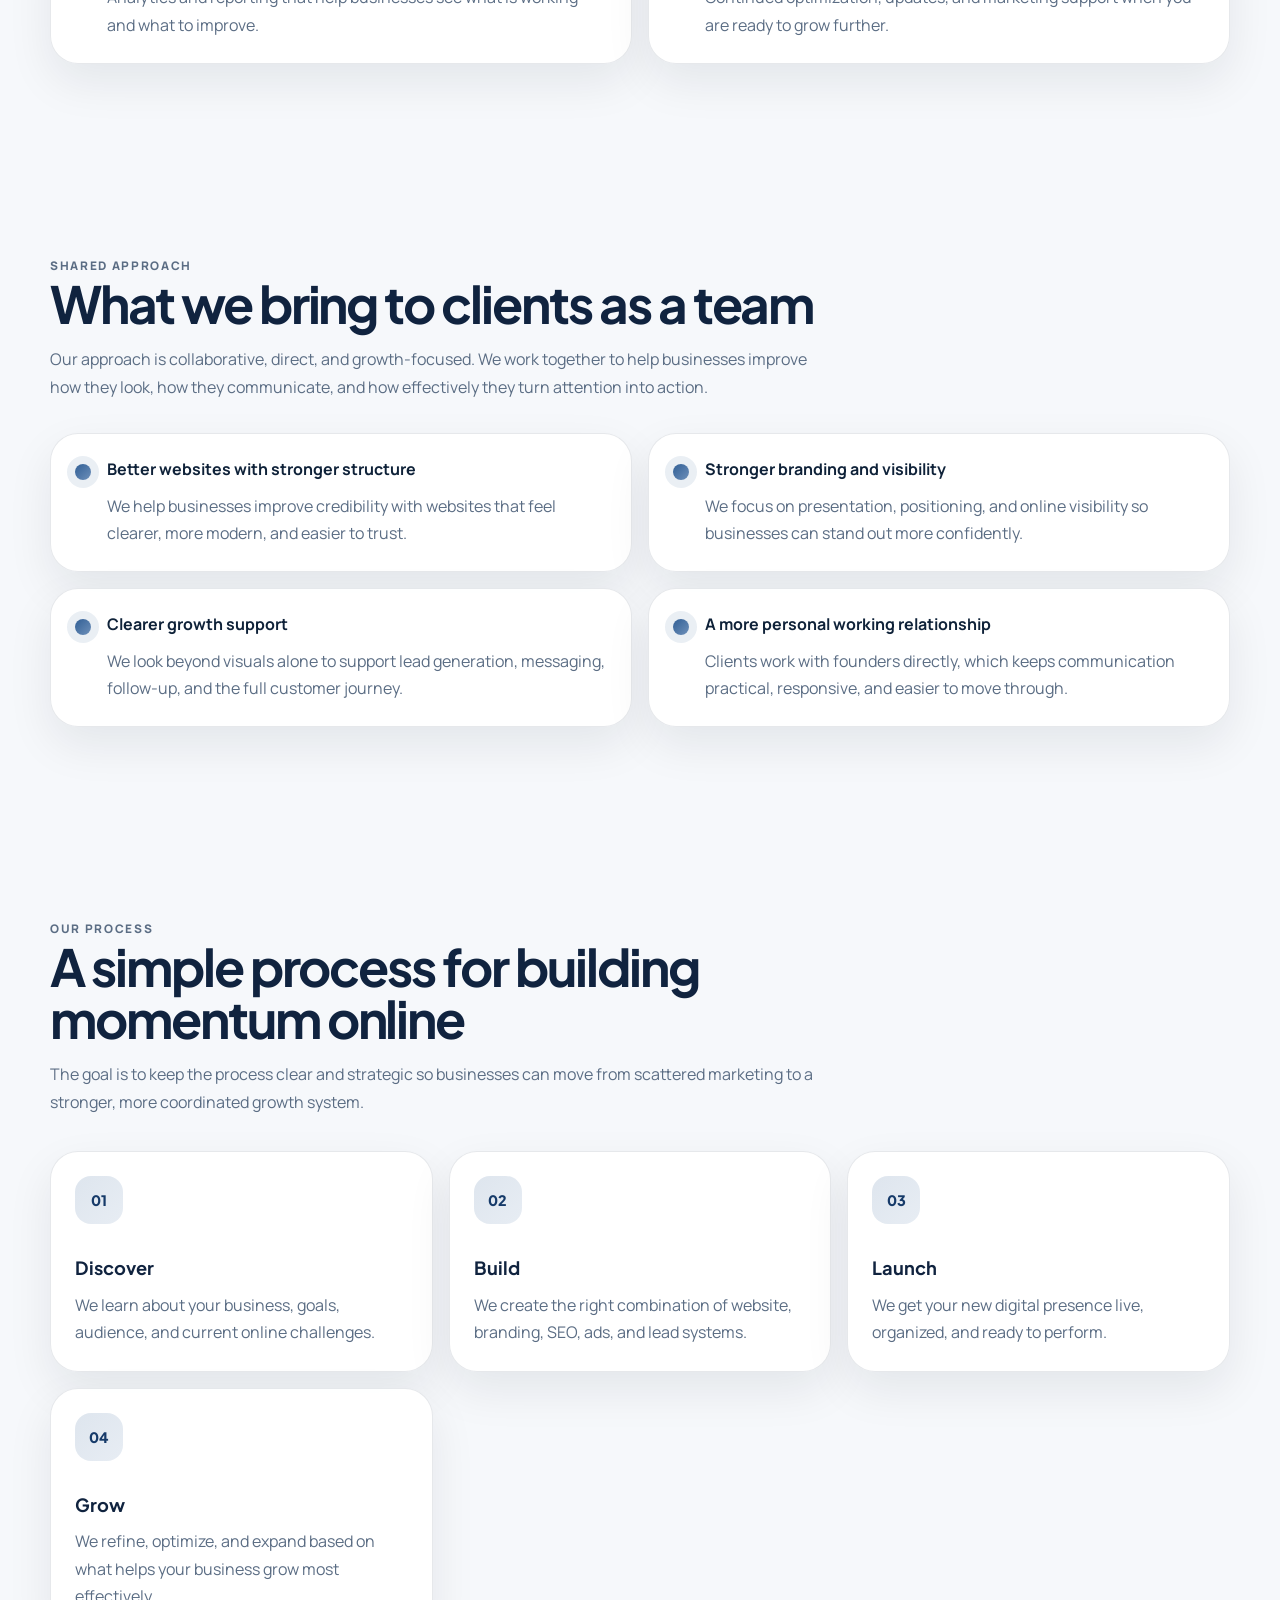
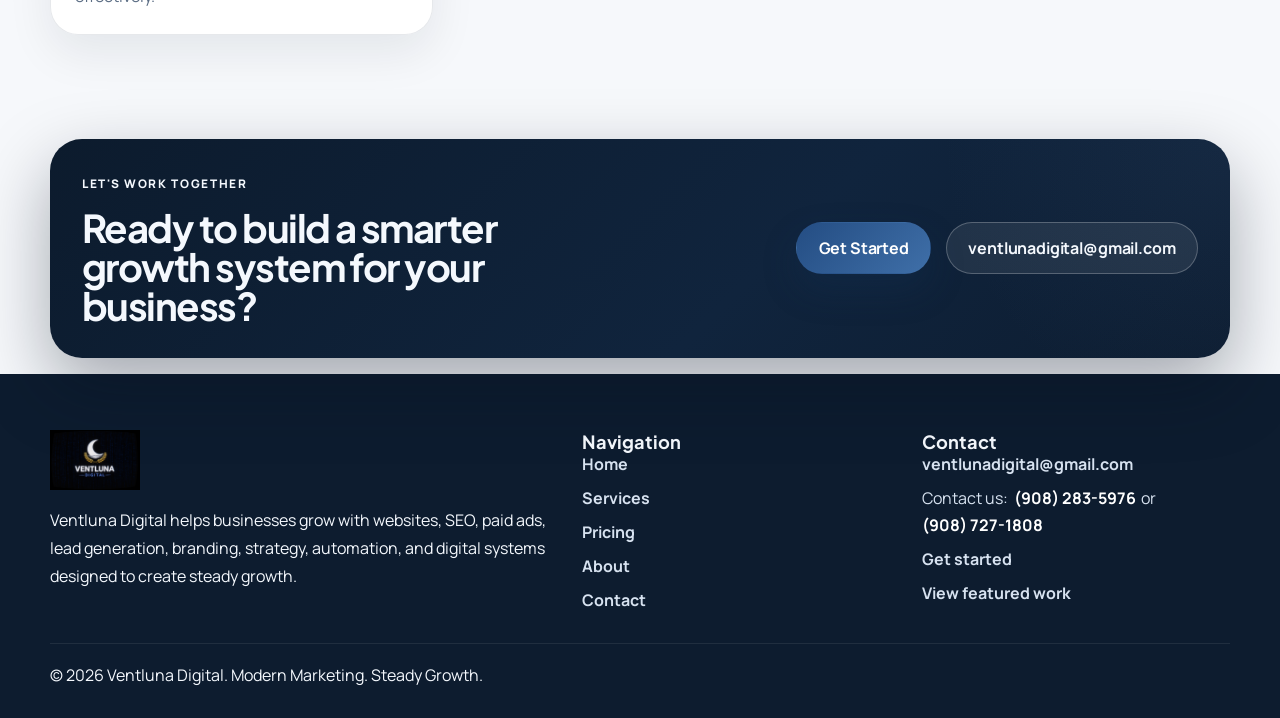
<file: about.html>
<!DOCTYPE html>
<html lang="en">
  <head>
    <meta charset="UTF-8" />
    <meta name="viewport" content="width=device-width, initial-scale=1.0" />
    <meta
      name="description"
      content="Learn more about Ventluna Digital, a two-founder digital marketing business focused on websites, branding, visibility, and business growth."
    />
    <link rel="icon" type="image/png" href="images/ventlunalogo.png" />
    <link rel="shortcut icon" href="images/ventlunalogo.png" />
    <title>About Ventluna Digital | About Us</title>
    <link rel="preconnect" href="https://fonts.googleapis.com" />
    <link rel="preconnect" href="https://fonts.gstatic.com" crossorigin />
    <link
      href="https://fonts.googleapis.com/css2?family=Manrope:wght@400;500;600;700;800&family=Plus+Jakarta+Sans:wght@500;600;700;800&display=swap"
      rel="stylesheet"
    />
    <link rel="stylesheet" href="styles.css" />
  </head>
  <body>
    <a class="skip-link" href="#main-content">Skip to content</a>

    <div class="site-shell">
      <header class="site-header" id="top">
        <nav class="navbar container" aria-label="Primary navigation">
          <a href="index.html" class="brand" aria-label="Ventluna Digital home">
            <img src="images/ventlunalogo.png" alt="Ventluna Digital Logo" class="logo-img" />
            <span class="brand-copy">
              <strong>Ventluna Digital</strong>
              <span>Modern Marketing. Steady Growth.</span>
            </span>
          </a>

          <button
            class="menu-toggle"
            type="button"
            aria-expanded="false"
            aria-controls="site-menu"
            aria-label="Toggle navigation"
          >
            <span></span>
            <span></span>
          </button>

          <div class="nav-panel" id="site-menu">
            <div class="nav-links">
              <a href="index.html#top">Home</a>
              <a href="index.html#services">Services</a>
              <a href="index.html#pricing">Pricing</a>
              <a href="about.html" class="is-active">About</a>
              <a href="index.html#contact">Contact</a>
            </div>
            <div class="nav-actions">
              <a class="button button-secondary button-small" href="mailto:ventlunadigital@gmail.com">Email Us</a>
              <a class="button button-primary button-small" href="index.html#contact">Get Started</a>
            </div>
          </div>
        </nav>
      </header>

      <main id="main-content">
        <section class="hero-section section-shell about-hero" aria-labelledby="about-hero-title">
          <div class="container about-hero-layout">
            <div class="hero-copy reveal visible">
              <p class="eyebrow">About Us</p>
              <h1 id="about-hero-title">About Ventluna Digital</h1>
              <p class="hero-text">
                Meet the team behind Ventluna Digital and the approach we take to help businesses grow with better websites, stronger branding, and smarter digital support.
              </p>
              <div class="hero-actions">
                <a class="button button-primary" href="index.html#contact">Get Started</a>
                <a class="button button-secondary" href="mailto:ventlunadigital@gmail.com">Email Us Directly</a>
              </div>
            </div>

            <aside class="about-summary-card reveal visible">
              <span class="contact-card-label">Who We Are</span>
              <h2>Two founders focused on modern business growth</h2>
              <p>
                Ventluna Digital is built around the idea that businesses need more than a basic website.
                We combine web presence, branding, digital strategy, and growth support to help businesses
                look more professional and attract more of the right customers.
              </p>
              <div class="about-summary-points">
                <span>Website strategy</span>
                <span>Brand visibility</span>
                <span>Growth support</span>
                <span>Client-focused execution</span>
              </div>
            </aside>
          </div>
        </section>

        <section class="section section-shell about-intro-section" aria-labelledby="about-us-title">
          <div class="container about-grid">
            <div class="section-heading reveal visible">
              <p class="eyebrow">Our Story</p>
              <h2 id="about-us-title">A more hands-on approach to websites, branding, and digital growth</h2>
              <p>
                Ventluna Digital is built around helping businesses create a stronger online presence without the
                confusion, inflated agency process, or disconnected marketing pieces that often slow growth down.
              </p>
              <p>
                We work together to combine website execution, branding, digital strategy, and visibility support
                into a cleaner, more practical process for businesses that want to look more professional and bring
                in more opportunities online.
              </p>
              <p>
                Today, that means helping businesses improve websites, digital presence, lead generation,
                positioning, and marketing systems in a way that feels modern, clear, and easy to move forward with.
              </p>
            </div>

            <div class="about-panel-group">
              <article class="contact-card reveal visible">
                <span class="contact-card-label">What We Focus On</span>
                <h3>Digital foundations that help businesses look credible and grow</h3>
                <p>
                  Ventluna Digital combines design, strategy, visibility, and follow-up systems so businesses
                  can turn more traffic into more consultations, calls, and customers.
                </p>
              </article>
              <article class="contact-card reveal visible">
                <span class="contact-card-label">Who We Help</span>
                <h3>Businesses that want more than a basic site and scattered marketing</h3>
                <p>
                  We work best with businesses that want stronger positioning, more credibility, better lead flow,
                  and a marketing system that supports long-term growth.
                </p>
              </article>
            </div>
          </div>
        </section>

        <section class="section section-shell" aria-labelledby="founders-title">
          <div class="container">
            <div class="section-heading reveal visible">
              <p class="eyebrow">Founders</p>
              <h2 id="founders-title">Meet the two founders behind Ventluna Digital</h2>
              <p>
                We bring different strengths to the business, but we share the same focus: helping clients build a
                stronger digital presence that feels professional, modern, and built to grow.
              </p>
            </div>

            <div class="founders-grid">
              <article class="about-summary-card founder-card reveal visible">
                <div class="founder-section">
                  <div class="founder-text">
                    <span class="contact-card-label">Founder</span>
                    <h2>Rocco Loccisano</h2>
                    <p class="founder-role">Founder</p>
                    <p>
                      Rocco graduated from Southern New Hampshire University with a Bachelor&apos;s degree in
                      Cybersecurity, giving him a strong technical foundation in technology, security, and how digital
                      platforms should be built properly.
                    </p>
                    <p>
                      He focuses on building strong websites, improving digital presence, and helping businesses grow
                      through cleaner execution, better structure, and a more professional online experience.
                    </p>
                  </div>
                  <div class="founder-image">
                    <img
                      src="images/roc.jpeg"
                      alt="Rocco Loccisano - Founder of Ventluna Digital"
                      class="founder-photo"
                    />
                  </div>
                </div>
              </article>

              <article class="about-summary-card founder-card reveal visible">
                <div class="founder-section">
                  <div class="founder-text">
                    <span class="contact-card-label">Founder</span>
                    <h2 class="noah-name-container"><span>Noah</span> <span>White</span></h2>
                    <p class="founder-role">Founder</p>
                    <p>
                      Noah holds a Bachelor&apos;s Degree in Communication and Media Studies from Montclair State
                      University, giving him a strong background in messaging, branding, and business communication.
                    </p>
                    <p>
                      He focuses on marketing, visibility, and helping businesses present themselves more clearly so
                      they can strengthen their brand, reach more customers, and grow with confidence.
                    </p>
                  </div>
                  <div class="founder-image">
                    <img
                      src="images/noah.jpeg"
                      alt="Noah White - Founder of Ventluna Digital"
                      class="founder-photo"
                    />
                  </div>
                </div>
              </article>
            </div>
          </div>
        </section>

        <section class="section section-shell section-alt" aria-labelledby="why-work-title">
          <div class="container">
            <div class="section-heading reveal visible">
              <p class="eyebrow">Why Ventluna Digital</p>
              <h2 id="why-work-title">A practical, modern marketing partner for growth-minded businesses</h2>
              <p>
                Ventluna Digital is built for businesses that want cleaner branding, stronger lead generation,
                better visibility, and more consistency in how they grow online.
              </p>
            </div>
            <div class="about-points-grid">
              <article class="benefit-item reveal visible"><div class="benefit-bullet" aria-hidden="true"></div><div><strong>Direct communication</strong><p>Clear communication, quicker decision-making, and a more personal working relationship.</p></div></article>
              <article class="benefit-item reveal visible"><div class="benefit-bullet" aria-hidden="true"></div><div><strong>Modern marketing execution</strong><p>Design, SEO, ads, automation, and strategy built to support growth together.</p></div></article>
              <article class="benefit-item reveal visible"><div class="benefit-bullet" aria-hidden="true"></div><div><strong>Lead generation focus</strong><p>We prioritize the systems that help businesses turn traffic into inquiries and customers.</p></div></article>
              <article class="benefit-item reveal visible"><div class="benefit-bullet" aria-hidden="true"></div><div><strong>Professional branding</strong><p>Stronger presentation, cleaner positioning, and a more confident online presence.</p></div></article>
              <article class="benefit-item reveal visible"><div class="benefit-bullet" aria-hidden="true"></div><div><strong>Data and tracking</strong><p>Analytics and reporting that help businesses see what is working and what to improve.</p></div></article>
              <article class="benefit-item reveal visible"><div class="benefit-bullet" aria-hidden="true"></div><div><strong>Ongoing support</strong><p>Continued optimization, updates, and marketing support when you are ready to grow further.</p></div></article>
            </div>
          </div>
        </section>

        <section class="section section-shell" aria-labelledby="shared-approach-title">
          <div class="container">
            <div class="section-heading reveal visible">
              <p class="eyebrow">Shared Approach</p>
              <h2 id="shared-approach-title">What we bring to clients as a team</h2>
              <p>
                Our approach is collaborative, direct, and growth-focused. We work together to help businesses improve
                how they look, how they communicate, and how effectively they turn attention into action.
              </p>
            </div>
            <div class="about-points-grid">
              <article class="benefit-item reveal visible"><div class="benefit-bullet" aria-hidden="true"></div><div><strong>Better websites with stronger structure</strong><p>We help businesses improve credibility with websites that feel clearer, more modern, and easier to trust.</p></div></article>
              <article class="benefit-item reveal visible"><div class="benefit-bullet" aria-hidden="true"></div><div><strong>Stronger branding and visibility</strong><p>We focus on presentation, positioning, and online visibility so businesses can stand out more confidently.</p></div></article>
              <article class="benefit-item reveal visible"><div class="benefit-bullet" aria-hidden="true"></div><div><strong>Clearer growth support</strong><p>We look beyond visuals alone to support lead generation, messaging, follow-up, and the full customer journey.</p></div></article>
              <article class="benefit-item reveal visible"><div class="benefit-bullet" aria-hidden="true"></div><div><strong>A more personal working relationship</strong><p>Clients work with founders directly, which keeps communication practical, responsive, and easier to move through.</p></div></article>
            </div>
          </div>
        </section>

        <section class="section section-shell section-alt" aria-labelledby="about-process-title">
          <div class="container">
            <div class="section-heading reveal visible">
              <p class="eyebrow">Our Process</p>
              <h2 id="about-process-title">A simple process for building momentum online</h2>
              <p>
                The goal is to keep the process clear and strategic so businesses can move from scattered marketing
                to a stronger, more coordinated growth system.
              </p>
            </div>
            <div class="process-grid about-process-grid">
              <article class="process-card reveal visible"><div class="process-step">01</div><h3>Discover</h3><p>We learn about your business, goals, audience, and current online challenges.</p></article>
              <article class="process-card reveal visible"><div class="process-step">02</div><h3>Build</h3><p>We create the right combination of website, branding, SEO, ads, and lead systems.</p></article>
              <article class="process-card reveal visible"><div class="process-step">03</div><h3>Launch</h3><p>We get your new digital presence live, organized, and ready to perform.</p></article>
              <article class="process-card reveal visible"><div class="process-step">04</div><h3>Grow</h3><p>We refine, optimize, and expand based on what helps your business grow most effectively.</p></article>
            </div>
          </div>
        </section>

        <section class="cta-banner-section section-shell" aria-labelledby="about-cta-title">
          <div class="container">
            <div class="cta-banner reveal visible">
              <div>
                <p class="eyebrow">Let&apos;s Work Together</p>
                <h2 id="about-cta-title">Ready to build a smarter growth system for your business?</h2>
              </div>
              <div class="cta-banner-actions">
                <a class="button button-primary" href="index.html#contact">Get Started</a>
                <a class="button button-secondary light" href="mailto:ventlunadigital@gmail.com">ventlunadigital@gmail.com</a>
              </div>
            </div>
          </div>
        </section>
      </main>

      <footer class="site-footer">
        <div class="container footer-grid">
          <div>
            <a href="index.html" class="footer-brand">
              <img src="images/ventlunalogo.png" alt="Ventluna Digital Logo" class="footer-logo" />
            </a>
            <p class="footer-text">
              Ventluna Digital helps businesses grow with websites, SEO, paid ads, lead generation,
              branding, strategy, automation, and digital systems designed to create steady growth.
            </p>
          </div>

          <div>
            <h3>Navigation</h3>
            <div class="footer-links">
              <a href="index.html#top">Home</a>
              <a href="index.html#services">Services</a>
              <a href="index.html#pricing">Pricing</a>
              <a href="about.html">About</a>
              <a href="index.html#contact">Contact</a>
            </div>
          </div>

          <div>
            <h3>Contact</h3>
            <div class="footer-links">
              <a href="mailto:ventlunadigital@gmail.com">ventlunadigital@gmail.com</a>
              <p class="footer-phone-line">
                Contact us:
                <a href="tel:9082835976">(908) 283-5976</a>
                <span>or</span>
                <a href="tel:9087271808">(908) 727-1808</a>
              </p>
              <a href="index.html#contact">Get started</a>
              <a href="index.html#portfolio">View featured work</a>
            </div>
          </div>
        </div>
        <div class="container footer-bottom">
          <p>&copy; 2026 Ventluna Digital. Modern Marketing. Steady Growth.</p>
        </div>
      </footer>
    </div>

    <script>
      const menuToggle = document.querySelector(".menu-toggle");
      const navPanel = document.querySelector(".nav-panel");

      if (menuToggle && navPanel) {
        menuToggle.addEventListener("click", () => {
          const isOpen = navPanel.classList.toggle("is-open");
          menuToggle.classList.toggle("is-open", isOpen);
          menuToggle.setAttribute("aria-expanded", String(isOpen));
        });
      }
    </script>
  </body>
</html>
</file>
<file: styles.css>
:root {
  --bg: #09111f;
  --bg-soft: #0f1b31;
  --surface: rgba(14, 25, 45, 0.82);
  --surface-strong: #132445;
  --surface-light: #f4f7fb;
  --card-light: rgba(255, 255, 255, 0.08);
  --text: #eef4ff;
  --text-soft: #a9b7d0;
  --text-dark: #102039;
  --text-muted: #60708c;
  --line: rgba(255, 255, 255, 0.12);
  --line-dark: rgba(16, 32, 57, 0.12);
  --accent: #76e4c3;
  --accent-strong: #37cba1;
  --accent-warm: #ffd16c;
  --success: #117153;
  --danger: #b93847;
  --shadow: 0 24px 70px rgba(3, 9, 21, 0.28);
  --shadow-soft: 0 18px 50px rgba(18, 33, 58, 0.08);
  --radius-lg: 28px;
  --radius-md: 20px;
  --radius-sm: 14px;
  --container: 1180px;
  --transition: 220ms ease;
  --header-height: 88px;
}

* {
  box-sizing: border-box;
}

html {
  scroll-behavior: smooth;
}

body {
  margin: 0;
  font-family: "Manrope", sans-serif;
  background:
    radial-gradient(circle at top left, rgba(118, 228, 195, 0.18), transparent 30%),
    radial-gradient(circle at top right, rgba(255, 209, 108, 0.16), transparent 28%),
    linear-gradient(180deg, #0a1221 0%, #0d1830 36%, #eff4fb 36%, #eff4fb 100%);
  color: var(--text);
  overflow-x: hidden;
}

a {
  color: inherit;
  text-decoration: none;
}

button,
input,
select,
textarea {
  font: inherit;
}

img {
  display: block;
  max-width: 100%;
}

button {
  cursor: pointer;
}

:focus-visible {
  outline: 3px solid rgba(118, 228, 195, 0.7);
  outline-offset: 3px;
}

.skip-link {
  position: absolute;
  left: 1rem;
  top: -3rem;
  z-index: 100;
  padding: 0.8rem 1rem;
  border-radius: 999px;
  background: #ffffff;
  color: var(--text-dark);
  transition: top var(--transition);
}

.skip-link:focus {
  top: 1rem;
}

.container {
  width: min(var(--container), calc(100% - 2rem));
  margin: 0 auto;
}

.section-shell {
  scroll-margin-top: calc(var(--header-height) + 20px);
}

.site-header {
  position: sticky;
  top: 0;
  z-index: 30;
  padding: 1rem 0;
  backdrop-filter: blur(18px);
  background: rgba(9, 17, 31, 0.72);
  border-bottom: 1px solid rgba(255, 255, 255, 0.06);
}

.navbar {
  position: relative;
  display: flex;
  align-items: center;
  justify-content: space-between;
  gap: 1.5rem;
}

.brand {
  display: inline-flex;
  align-items: center;
  gap: 0.9rem;
}

.brand-mark {
  display: grid;
  place-items: center;
  width: 3rem;
  height: 3rem;
  border-radius: 16px;
  background: linear-gradient(135deg, var(--accent), #97f0d7);
  color: #082033;
  font-family: "Plus Jakarta Sans", sans-serif;
  font-weight: 800;
  letter-spacing: 0.04em;
  box-shadow: 0 16px 35px rgba(55, 203, 161, 0.28);
}

.brand-copy {
  display: grid;
  gap: 0.12rem;
}

.brand-copy strong {
  font-family: "Plus Jakarta Sans", sans-serif;
  font-size: 0.98rem;
}

.brand-copy span {
  font-size: 0.82rem;
  color: var(--text-soft);
}

.nav-panel,
.nav-links,
.nav-actions {
  display: flex;
  align-items: center;
  gap: 1rem;
}

.nav-links a {
  position: relative;
  color: var(--text-soft);
  font-size: 0.95rem;
  transition: color var(--transition);
}

.nav-links a::after {
  content: "";
  position: absolute;
  left: 0;
  bottom: -0.55rem;
  width: 100%;
  height: 2px;
  background: linear-gradient(90deg, var(--accent), var(--accent-warm));
  transform: scaleX(0);
  transform-origin: left;
  transition: transform var(--transition);
}

.nav-links a:hover,
.nav-links a.is-active {
  color: var(--text);
}

.nav-links a:hover::after,
.nav-links a.is-active::after {
  transform: scaleX(1);
}

.menu-toggle {
  display: none;
  width: 3rem;
  height: 3rem;
  border: 1px solid var(--line);
  border-radius: 14px;
  background: rgba(255, 255, 255, 0.04);
  padding: 0;
}

.menu-toggle span {
  display: block;
  width: 1.2rem;
  height: 2px;
  margin: 0.32rem auto;
  background: var(--text);
  transition: transform var(--transition), opacity var(--transition);
}

.menu-toggle.is-open span:first-child {
  transform: translateY(6px) rotate(45deg);
}

.menu-toggle.is-open span:last-child {
  transform: translateY(-6px) rotate(-45deg);
}

.button {
  display: inline-flex;
  align-items: center;
  justify-content: center;
  min-height: 3.25rem;
  padding: 0.85rem 1.35rem;
  border-radius: 999px;
  border: 1px solid transparent;
  font-weight: 700;
  letter-spacing: -0.01em;
  transition:
    transform var(--transition),
    box-shadow var(--transition),
    background var(--transition),
    border-color var(--transition),
    color var(--transition);
}

.button:hover {
  transform: translateY(-2px);
}

.button:active {
  transform: translateY(0);
}

.button-primary {
  background: linear-gradient(135deg, var(--accent), #9af1d9);
  color: #082033;
  box-shadow: 0 16px 36px rgba(55, 203, 161, 0.24);
}

.button-primary:hover {
  box-shadow: 0 22px 46px rgba(55, 203, 161, 0.32);
}

.button-secondary,
.button-ghost {
  border-color: rgba(255, 255, 255, 0.16);
  background: rgba(255, 255, 255, 0.05);
  color: var(--text);
}

.button-ghost {
  color: var(--text-dark);
  border-color: var(--line-dark);
  background: rgba(255, 255, 255, 0.88);
}

.button-small {
  min-height: 2.9rem;
  padding-inline: 1.1rem;
}

.hero-section {
  position: relative;
  overflow: hidden;
  padding: 5.4rem 0 4rem;
}

.hero-grid {
  display: grid;
  grid-template-columns: 1.05fr 0.95fr;
  gap: 3rem;
  align-items: center;
}

.eyebrow {
  display: inline-flex;
  align-items: center;
  gap: 0.45rem;
  margin: 0 0 1rem;
  color: var(--accent);
  text-transform: uppercase;
  letter-spacing: 0.14em;
  font-size: 0.74rem;
  font-weight: 800;
}

.hero-copy h1,
.section-heading h2,
.cta-banner h2,
.contact-copy h2,
.form-heading h3,
.modal-content h3 {
  margin: 0;
  font-family: "Plus Jakarta Sans", sans-serif;
  letter-spacing: -0.04em;
  line-height: 1.02;
}

.hero-copy h1 {
  font-size: clamp(2.8rem, 6vw, 5.2rem);
  max-width: 11ch;
}

.hero-text,
.section-heading p,
.contact-copy p,
.footer-text,
.pricing-note,
.form-heading p,
.contact-card p,
.modal-copy p {
  line-height: 1.75;
}

.hero-text {
  max-width: 62ch;
  margin: 1.35rem 0 0;
  color: var(--text-soft);
  font-size: 1.06rem;
}

.hero-actions,
.cta-banner-actions,
.contact-card-actions {
  display: flex;
  flex-wrap: wrap;
  gap: 0.9rem;
}

.hero-actions {
  margin-top: 2rem;
}

.hero-metrics {
  display: grid;
  grid-template-columns: repeat(3, minmax(0, 1fr));
  gap: 1rem;
  margin-top: 2rem;
}

.hero-metrics article,
.contact-points article,
.contact-card,
.portfolio-detail-stat {
  padding: 1.15rem;
  border: 1px solid var(--line);
  border-radius: var(--radius-md);
  background: rgba(255, 255, 255, 0.04);
}

.hero-metrics strong,
.contact-points strong {
  display: block;
  font-size: 1rem;
}

.hero-metrics span,
.contact-points span {
  display: block;
  margin-top: 0.45rem;
  color: var(--text-soft);
  font-size: 0.92rem;
  line-height: 1.6;
}

.hero-visual {
  position: relative;
  min-height: 580px;
}

.hero-card {
  border: 1px solid rgba(255, 255, 255, 0.12);
  border-radius: 30px;
  background:
    linear-gradient(180deg, rgba(255, 255, 255, 0.08), rgba(255, 255, 255, 0.03)),
    rgba(10, 18, 33, 0.86);
  box-shadow: var(--shadow);
}

.hero-card-main {
  position: relative;
  padding: 1rem;
  max-width: 540px;
  margin-left: auto;
}

.browser-bar {
  display: flex;
  gap: 0.4rem;
  padding: 0.2rem 0 0.9rem;
}

.browser-bar span,
.portfolio-browser span {
  width: 0.7rem;
  height: 0.7rem;
  border-radius: 999px;
  background: rgba(255, 255, 255, 0.24);
}

.hero-card-content {
  padding: 1.25rem;
  border-radius: 22px;
  background:
    radial-gradient(circle at top right, rgba(118, 228, 195, 0.15), transparent 30%),
    linear-gradient(180deg, rgba(14, 25, 45, 0.9), rgba(9, 17, 31, 0.95));
  min-height: 420px;
}

.mockup-badge,
.pricing-badge,
.contact-card-label,
.portfolio-meta,
.portfolio-preview span,
.logo-pill,
.modal-tag {
  display: inline-flex;
  align-items: center;
  justify-content: center;
  padding: 0.42rem 0.75rem;
  border-radius: 999px;
  font-size: 0.78rem;
  font-weight: 800;
  letter-spacing: 0.04em;
}

.mockup-badge {
  background: rgba(255, 255, 255, 0.08);
  color: var(--accent);
}

.hero-card-content h2 {
  margin: 1rem 0 0;
  font-size: clamp(1.9rem, 3vw, 2.8rem);
}

.hero-card-content p,
.mockup-panels p {
  margin: 1rem 0 0;
  color: var(--text-soft);
}

.mockup-panels {
  display: grid;
  gap: 1rem;
  margin-top: 2rem;
}

.mockup-panels div {
  padding: 1rem 1.15rem;
  border-radius: 18px;
  background: rgba(255, 255, 255, 0.05);
  border: 1px solid rgba(255, 255, 255, 0.08);
}

.mockup-panels span {
  display: block;
  color: var(--accent-warm);
  font-size: 0.8rem;
  text-transform: uppercase;
  letter-spacing: 0.1em;
}

.mockup-panels strong {
  display: block;
  margin-top: 0.5rem;
  font-size: 1.02rem;
}

.floating-card {
  position: absolute;
  display: grid;
  gap: 0.4rem;
  max-width: 255px;
  padding: 1rem 1.1rem;
  border-radius: 18px;
  background: rgba(255, 255, 255, 0.92);
  color: var(--text-dark);
  box-shadow: 0 18px 50px rgba(6, 18, 36, 0.2);
}

.floating-card span {
  color: var(--text-muted);
  line-height: 1.55;
  font-size: 0.9rem;
}

.floating-card strong {
  font-size: 1rem;
}

.floating-card-top {
  top: 1.5rem;
  left: 0;
}

.floating-card-bottom {
  right: 0.5rem;
  bottom: 1.4rem;
}

.logo-strip {
  padding: 0.75rem 0 1.6rem;
}

.logo-strip-inner {
  display: flex;
  flex-wrap: wrap;
  align-items: center;
  justify-content: space-between;
  gap: 1rem 2rem;
}

.logo-strip-inner p {
  margin: 0;
  color: var(--text-soft);
}

.logo-strip-list {
  display: flex;
  flex-wrap: wrap;
  gap: 0.75rem;
}

.logo-pill {
  background: rgba(255, 255, 255, 0.05);
  border: 1px solid rgba(255, 255, 255, 0.08);
  color: var(--text-soft);
}

.section,
.cta-banner-section {
  color: var(--text-dark);
  padding: 5.5rem 0;
}

.section-alt {
  background:
    radial-gradient(circle at top right, rgba(118, 228, 195, 0.12), transparent 28%),
    linear-gradient(180deg, #f7faff 0%, #edf3fb 100%);
}

.section-heading {
  max-width: 780px;
}

.section-heading h2,
.contact-copy h2,
.cta-banner h2 {
  color: var(--text-dark);
  font-size: clamp(2.2rem, 4vw, 3.4rem);
}

.section-heading p,
.contact-copy p,
.pricing-note,
.footer-text,
.form-heading p,
.contact-card p {
  margin: 1rem 0 0;
  color: var(--text-muted);
}

.card-grid,
.industry-grid,
.portfolio-grid,
.pricing-grid,
.process-grid,
.testimonial-grid,
.contact-options {
  display: grid;
  gap: 1.25rem;
  margin-top: 2.2rem;
}

.service-grid {
  grid-template-columns: repeat(4, minmax(0, 1fr));
}

.service-card,
.industry-card,
.benefit-item,
.portfolio-card,
.pricing-card,
.process-card,
.testimonial-card,
.quote-form,
.faq-item,
.contact-card,
.quote-form-wrap {
  border: 1px solid var(--line-dark);
  border-radius: var(--radius-lg);
  background: rgba(255, 255, 255, 0.84);
  box-shadow: var(--shadow-soft);
}

.service-card,
.industry-card,
.benefit-item,
.process-card,
.testimonial-card,
.faq-item,
.contact-card {
  padding: 1.5rem;
}

.service-card,
.industry-card,
.benefit-item,
.portfolio-card,
.pricing-card,
.process-card,
.testimonial-card,
.faq-item,
.contact-card,
.back-to-top {
  transition: transform var(--transition), box-shadow var(--transition), opacity var(--transition);
}

.service-card:hover,
.industry-card:hover,
.benefit-item:hover,
.portfolio-card:hover,
.pricing-card:hover,
.process-card:hover,
.testimonial-card:hover,
.contact-card:hover {
  transform: translateY(-4px);
  box-shadow: 0 24px 55px rgba(18, 33, 58, 0.14);
}

.service-card::before,
.industry-card::before,
.portfolio-card::before,
.pricing-card.featured::before,
.contact-card-highlight::before {
  content: "";
  position: absolute;
  inset: 0 auto auto 0;
  width: 100%;
  height: 4px;
  background: linear-gradient(90deg, var(--accent), var(--accent-warm));
}

.service-card,
.portfolio-card,
.pricing-card,
.contact-card-highlight {
  position: relative;
  overflow: hidden;
}

.card-icon,
.industry-icon,
.process-step {
  display: inline-flex;
  align-items: center;
  justify-content: center;
  min-width: 3rem;
  width: 3rem;
  height: 3rem;
  border-radius: 16px;
  background: linear-gradient(135deg, rgba(118, 228, 195, 0.22), rgba(255, 209, 108, 0.26));
  color: var(--text-dark);
  font-family: "Plus Jakarta Sans", sans-serif;
  font-size: 0.9rem;
  font-weight: 800;
}

.service-card h3,
.industry-card h3,
.portfolio-card h3,
.pricing-card h3,
.process-card h3,
.testimonial-card h3,
.contact-card h3,
.faq-trigger span,
.site-footer h3,
.form-heading h3 {
  margin: 1rem 0 0;
  font-family: "Plus Jakarta Sans", sans-serif;
  font-size: 1.14rem;
  color: var(--text-dark);
}

.service-card p,
.industry-card p,
.benefit-item p,
.portfolio-card p,
.pricing-card p,
.process-card p,
.testimonial-card p,
.contact-card p {
  margin: 0.8rem 0 0;
  color: var(--text-muted);
  line-height: 1.7;
}

.service-highlights {
  display: flex;
  flex-wrap: wrap;
  gap: 0.55rem;
  margin-top: 1rem;
}

.service-highlights span {
  padding: 0.35rem 0.65rem;
  border-radius: 999px;
  background: #eef5ff;
  color: #244165;
  font-size: 0.78rem;
  font-weight: 700;
}

.industry-grid {
  grid-template-columns: repeat(5, minmax(0, 1fr));
}

.industry-card {
  text-align: center;
  padding-top: 1.75rem;
}

.industry-icon {
  margin: 0 auto;
}

.why-us-layout,
.faq-layout,
.contact-layout,
.footer-grid {
  display: grid;
  gap: 2rem;
}

.why-us-layout {
  grid-template-columns: 0.95fr 1.05fr;
}

.benefit-list {
  display: grid;
  gap: 1rem;
}

.benefit-item {
  display: grid;
  grid-template-columns: auto 1fr;
  gap: 1rem;
}

.benefit-item strong {
  display: block;
  color: var(--text-dark);
}

.benefit-bullet {
  width: 1rem;
  height: 1rem;
  margin-top: 0.4rem;
  border-radius: 999px;
  background: linear-gradient(135deg, var(--accent), var(--accent-warm));
  box-shadow: 0 0 0 8px rgba(118, 228, 195, 0.12);
}

.portfolio-grid,
.pricing-grid,
.testimonial-grid {
  grid-template-columns: repeat(3, minmax(0, 1fr));
}

.portfolio-visual {
  min-height: 220px;
  padding: 1.35rem;
  background:
    radial-gradient(circle at top right, rgba(118, 228, 195, 0.22), transparent 34%),
    linear-gradient(180deg, #10203c, #0b162a);
  color: var(--text);
}

.portfolio-browser {
  display: flex;
  gap: 0.35rem;
  padding: 0.7rem 0;
}

.portfolio-preview {
  min-height: 150px;
  border-radius: 22px;
  padding: 1rem;
  background: rgba(255, 255, 255, 0.06);
  border: 1px solid rgba(255, 255, 255, 0.08);
}

.portfolio-preview span {
  background: rgba(255, 255, 255, 0.08);
  color: var(--accent);
}

.portfolio-preview strong {
  display: block;
  margin-top: 0.9rem;
  font-family: "Plus Jakarta Sans", sans-serif;
  font-size: 1.55rem;
  letter-spacing: -0.04em;
}

.portfolio-preview p {
  color: rgba(255, 255, 255, 0.72);
  margin-top: 0.5rem;
}

.portfolio-body {
  padding: 1.35rem 1.35rem 1.5rem;
}

.portfolio-meta,
.contact-card-label,
.modal-tag {
  background: #eef5ff;
  color: #244165;
}

.portfolio-card .button-secondary,
.pricing-card .button-secondary,
.contact-button {
  color: var(--text-dark);
  border-color: var(--line-dark);
  background: #ffffff;
}

.portfolio-card .button-secondary:hover,
.pricing-card .button-secondary:hover,
.contact-button:hover,
.button-ghost:hover {
  background: #f2f7ff;
}

.pricing-card {
  padding: 1.7rem;
}

.pricing-card.featured {
  background: linear-gradient(180deg, rgba(255, 255, 255, 0.98), rgba(235, 249, 244, 0.98));
  transform: translateY(-10px);
}

.pricing-badge {
  background: #e8fff7;
  color: var(--success);
}

.price {
  margin-top: 1rem;
  color: var(--text-dark);
  font-family: "Plus Jakarta Sans", sans-serif;
  font-size: 2.6rem;
  letter-spacing: -0.05em;
}

.price span {
  color: var(--text-muted);
  font-size: 1rem;
  font-family: "Manrope", sans-serif;
}

.pricing-features,
.modal-results,
.modal-details {
  display: grid;
  gap: 0.78rem;
}

.pricing-features {
  margin: 1.3rem 0 1.6rem;
}

.results-list {
  margin: 0.8rem 0 0;
  padding-left: 1.25rem;
}

.results-list li {
  margin-bottom: 0.45rem;
  color: var(--text-muted);
  line-height: 1.6;
}



.process-grid {
  grid-template-columns: repeat(4, minmax(0, 1fr));
}

.process-step {
  margin-bottom: 1rem;
}

.testimonial-quote {
  color: #203657;
  font-size: 1.02rem;
}

.testimonial-meta {
  margin-top: 1.2rem;
}

.testimonial-meta strong,
.testimonial-meta span {
  display: block;
}

.testimonial-meta span {
  color: var(--text-muted);
  margin-top: 0.22rem;
}

.faq-layout,
.contact-layout {
  grid-template-columns: 0.9fr 1.1fr;
  align-items: start;
}

.faq-list {
  display: grid;
  gap: 1rem;
}

.faq-item {
  overflow: hidden;
  padding: 0;
}

.faq-trigger {
  width: 100%;
  display: flex;
  align-items: center;
  justify-content: space-between;
  gap: 1rem;
  padding: 1.35rem 1.5rem;
  border: 0;
  background: transparent;
  color: var(--text-dark);
  text-align: left;
}

.faq-trigger span {
  margin: 0;
}

.faq-icon {
  position: relative;
  width: 1rem;
  height: 1rem;
  flex: 0 0 auto;
}

.faq-icon::before,
.faq-icon::after {
  content: "";
  position: absolute;
  top: 50%;
  left: 0;
  width: 100%;
  height: 2px;
  background: var(--text-dark);
  transition: transform var(--transition), opacity var(--transition);
}

.faq-icon::after {
  transform: rotate(90deg);
}

.faq-item.is-open .faq-icon::after {
  opacity: 0;
}

.faq-panel {
  max-height: 0;
  overflow: hidden;
  transition: max-height 320ms ease;
}

.faq-panel-inner {
  padding: 0 1.5rem 1.35rem;
}

.faq-panel p {
  margin: 0;
  color: var(--text-muted);
  line-height: 1.75;
}

.cta-banner-section {
  padding-top: 1rem;
  padding-bottom: 1rem;
}

.cta-banner {
  display: flex;
  align-items: center;
  justify-content: space-between;
  gap: 1.5rem;
  padding: 2rem;
  border-radius: 32px;
  color: var(--text);
  background:
    radial-gradient(circle at top right, rgba(255, 209, 108, 0.18), transparent 25%),
    linear-gradient(135deg, #0d1730, #13284a 60%, #0f1d38);
  box-shadow: var(--shadow);
}

.cta-banner h2 {
  color: var(--text);
  max-width: 18ch;
  font-size: clamp(2rem, 3vw, 3rem);
}

.contact-copy {
  padding-top: 1rem;
}

.contact-options {
  grid-template-columns: repeat(2, minmax(0, 1fr));
}

.contact-card {
  color: var(--text-dark);
}

.contact-card-highlight {
  background: linear-gradient(180deg, rgba(255, 255, 255, 0.98), rgba(236, 249, 245, 0.98));
}

.contact-card-label {
  margin-bottom: 0.8rem;
}

.contact-points {
  display: grid;
  gap: 1rem;
  margin-top: 1.8rem;
}

.quote-form-wrap {
  padding: 1rem;
}

.quote-form {
  padding: 1.5rem;
}

.form-heading p {
  margin-top: 0.7rem;
}

.form-grid {
  display: grid;
  grid-template-columns: repeat(2, minmax(0, 1fr));
  gap: 1rem;
  margin-top: 1.4rem;
}

.quote-form label {
  display: grid;
  gap: 0.55rem;
  color: var(--text-dark);
  font-weight: 700;
  font-size: 0.94rem;
}

.quote-form input,
.quote-form select,
.quote-form textarea {
  width: 100%;
  border: 1px solid rgba(16, 32, 57, 0.12);
  border-radius: 16px;
  padding: 0.95rem 1rem;
  background: #f9fbff;
  color: var(--text-dark);
  transition: border-color var(--transition), box-shadow var(--transition), background var(--transition);
}

.quote-form input:focus,
.quote-form select:focus,
.quote-form textarea:focus {
  outline: none;
  border-color: rgba(55, 203, 161, 0.72);
  box-shadow: 0 0 0 4px rgba(55, 203, 161, 0.12);
}

.quote-form .is-invalid {
  border-color: rgba(185, 56, 71, 0.5);
  background: #fff8f8;
  box-shadow: 0 0 0 4px rgba(185, 56, 71, 0.08);
}

.field-error {
  min-height: 1.2rem;
  color: var(--danger);
  font-size: 0.82rem;
  font-weight: 600;
}

.full-width {
  grid-column: 1 / -1;
}

.form-footer {
  display: flex;
  align-items: flex-start;
  justify-content: space-between;
  gap: 1rem;
  margin-top: 1.4rem;
}

.form-contact-line,
.form-disclaimer {
  margin: 0;
  color: var(--text-muted);
}

.form-disclaimer {
  margin-top: 0.4rem;
  font-size: 0.9rem;
}

.form-contact-line a,
.footer-links a,
.copy-email-button {
  color: #145b91;
  font-weight: 700;
}

.submit-button {
  position: relative;
  gap: 0.7rem;
}

.submit-button[disabled] {
  opacity: 0.72;
  cursor: wait;
}

.submit-spinner {
  display: none;
  width: 1rem;
  height: 1rem;
  border-radius: 999px;
  border: 2px solid rgba(8, 32, 51, 0.25);
  border-top-color: rgba(8, 32, 51, 0.9);
  animation: spin 0.8s linear infinite;
}

.quote-form.is-submitting .submit-spinner {
  display: inline-block;
}

.form-status {
  display: none;
  margin-top: 1rem;
  padding: 0.95rem 1rem;
  border-radius: 18px;
  font-weight: 600;
}

.form-status.is-visible {
  display: block;
}

.form-status.is-success {
  background: #e9fbf4;
  color: var(--success);
}

.form-status.is-error {
  background: #fff1f3;
  color: var(--danger);
}

.site-footer {
  padding: 1.5rem 0 2rem;
  background: #08101d;
  color: var(--text);
}

.footer-grid {
  grid-template-columns: 1.3fr 0.8fr 0.8fr;
  padding: 2rem 0;
}

.footer-brand {
  margin-bottom: 1rem;
}

.site-footer h3 {
  color: var(--text);
  margin-top: 0;
}

.footer-links {
  display: grid;
  gap: 0.75rem;
}

.footer-links a {
  color: var(--text-soft);
  transition: color var(--transition);
}

.footer-links a:hover {
  color: var(--text);
}

.footer-bottom {
  border-top: 1px solid rgba(255, 255, 255, 0.08);
  padding-top: 1.25rem;
}

.footer-bottom p {
  margin: 0;
  color: var(--text-soft);
}

.back-to-top {
  position: fixed;
  right: 1rem;
  bottom: 1rem;
  z-index: 25;
  min-width: 3.25rem;
  min-height: 3.25rem;
  border: 1px solid rgba(16, 32, 57, 0.1);
  border-radius: 999px;
  background: rgba(255, 255, 255, 0.94);
  color: var(--text-dark);
  box-shadow: var(--shadow-soft);
  opacity: 0;
  pointer-events: none;
}

.back-to-top.is-visible {
  opacity: 1;
  pointer-events: auto;
}

.modal {
  position: fixed;
  inset: 0;
  z-index: 40;
  display: grid;
  place-items: center;
  padding: 1rem;
  opacity: 0;
  visibility: hidden;
  transition: opacity var(--transition), visibility var(--transition);
}

.modal.is-open {
  opacity: 1;
  visibility: visible;
}

.modal-backdrop {
  position: absolute;
  inset: 0;
  background: rgba(6, 13, 24, 0.7);
  backdrop-filter: blur(6px);
}

.modal-panel {
  position: relative;
  width: min(760px, 100%);
  max-height: min(88vh, 820px);
  overflow: auto;
  border-radius: 30px;
  background: #ffffff;
  color: var(--text-dark);
  box-shadow: 0 30px 80px rgba(4, 11, 21, 0.35);
}

.modal-close {
  position: absolute;
  top: 1rem;
  right: 1rem;
  width: 2.75rem;
  height: 2.75rem;
  border: 1px solid rgba(16, 32, 57, 0.1);
  border-radius: 999px;
  background: rgba(255, 255, 255, 0.95);
}

.modal-close span {
  position: absolute;
  top: 50%;
  left: 50%;
  width: 1rem;
  height: 2px;
  background: var(--text-dark);
}

.modal-close span:first-child {
  transform: translate(-50%, -50%) rotate(45deg);
}

.modal-close span:last-child {
  transform: translate(-50%, -50%) rotate(-45deg);
}

.modal-content {
  padding: 2rem;
}

.modal-hero {
  display: grid;
  gap: 1.1rem;
  padding: 1.6rem;
  border-radius: 24px;
  background:
    radial-gradient(circle at top right, rgba(118, 228, 195, 0.2), transparent 32%),
    linear-gradient(135deg, #10203c, #0b162a);
  color: var(--text);
}

.modal-hero h3,
.modal-hero p,
.modal-hero .modal-tag {
  color: var(--text);
}

.modal-hero p {
  margin: 0;
  color: rgba(255, 255, 255, 0.78);
}

.modal-tag {
  background: rgba(255, 255, 255, 0.12);
}

.modal-copy {
  display: grid;
  gap: 1rem;
  margin-top: 1.5rem;
}

.modal-copy h4,
.portfolio-detail-stat strong {
  margin: 0;
  font-family: "Plus Jakarta Sans", sans-serif;
  color: var(--text-dark);
}

.modal-details {
  grid-template-columns: repeat(3, minmax(0, 1fr));
  margin-top: 1.5rem;
}

.portfolio-detail-stat span {
  display: block;
  margin-top: 0.35rem;
  color: var(--text-muted);
  line-height: 1.6;
}

.modal-actions {
  display: flex;
  flex-wrap: wrap;
  gap: 0.9rem;
  margin-top: 1.5rem;
}

.toast {
  position: fixed;
  left: 50%;
  bottom: 1.5rem;
  z-index: 45;
  transform: translate(-50%, 20px);
  padding: 0.9rem 1.1rem;
  border-radius: 999px;
  background: rgba(8, 16, 29, 0.94);
  color: var(--text);
  opacity: 0;
  pointer-events: none;
  transition: opacity var(--transition), transform var(--transition);
}

.toast.is-visible {
  opacity: 1;
  transform: translate(-50%, 0);
}

.reveal {
  opacity: 0;
  transform: translateY(24px);
  transition: opacity 700ms ease, transform 700ms ease;
}

.reveal-delay {
  transition-delay: 120ms;
}

.reveal.visible {
  opacity: 1;
  transform: translateY(0);
}

@keyframes spin {
  to {
    transform: rotate(360deg);
  }
}

@media (max-width: 1100px) {
  .service-grid,
  .industry-grid,
  .portfolio-grid,
  .pricing-grid,
  .testimonial-grid,
  .contact-options,
  .modal-details {
    grid-template-columns: repeat(2, minmax(0, 1fr));
  }

  .process-grid {
    grid-template-columns: repeat(2, minmax(0, 1fr));
  }

  .hero-grid,
  .why-us-layout,
  .faq-layout,
  .contact-layout,
  .footer-grid {
    grid-template-columns: 1fr;
  }

  .hero-visual {
    min-height: unset;
  }

  .hero-card-main {
    margin: 0;
  }
}

@media (max-width: 820px) {
  :root {
    --header-height: 80px;
  }

  body {
    background:
      radial-gradient(circle at top left, rgba(118, 228, 195, 0.18), transparent 28%),
      linear-gradient(180deg, #0a1221 0%, #0d1830 30%, #eff4fb 30%, #eff4fb 100%);
  }

  .site-header {
    padding: 0.8rem 0;
  }

  .menu-toggle {
    display: inline-block;
  }

  .nav-panel {
    position: absolute;
    top: calc(100% + 0.75rem);
    left: 0;
    right: 0;
    display: none;
    flex-direction: column;
    align-items: stretch;
    padding: 1rem;
    border-radius: 22px;
    border: 1px solid var(--line);
    background: rgba(9, 17, 31, 0.96);
    box-shadow: var(--shadow);
  }

  .nav-panel.is-open {
    display: flex;
  }

  .nav-links,
  .nav-actions {
    flex-direction: column;
    align-items: stretch;
  }

  .nav-links a::after {
    bottom: -0.2rem;
  }

  .hero-section {
    padding-top: 4rem;
  }

  .hero-grid,
  .hero-metrics,
  .service-grid,
  .industry-grid,
  .portfolio-grid,
  .pricing-grid,
  .process-grid,
  .testimonial-grid,
  .form-grid,
  .contact-options,
  .modal-details {
    grid-template-columns: 1fr;
  }

  .floating-card {
    position: static;
    max-width: none;
    margin-top: 1rem;
  }

  .cta-banner,
  .form-footer,
  .modal-actions {
    flex-direction: column;
    align-items: flex-start;
  }

  .modal-content {
    padding: 1.5rem;
  }
}

@media (prefers-reduced-motion: reduce) {
  html {
    scroll-behavior: auto;
  }

  *,
  *::before,
  *::after {
    animation: none !important;
    transition: none !important;
  }

  .reveal {
    opacity: 1;
    transform: none;
  }
}

:root {
  --bg: #081523;
  --bg-soft: #10243c;
  --surface: rgba(14, 32, 54, 0.88);
  --surface-strong: #163454;
  --surface-light: #f4f7fb;
  --card-light: rgba(255, 255, 255, 0.08);
  --text: #f7fbff;
  --text-soft: #d7e2f0;
  --text-dark: #10233f;
  --text-muted: #56687f;
  --line: rgba(255, 255, 255, 0.18);
  --line-dark: rgba(16, 35, 63, 0.12);
  --accent: #315f95;
  --accent-strong: #1b467a;
  --accent-warm: #9cb3cf;
  --success: #1c5f4a;
  --danger: #b93847;
  --shadow: 0 28px 70px rgba(5, 14, 28, 0.34);
  --shadow-soft: 0 18px 46px rgba(15, 30, 54, 0.1);
}

body {
  background:
    radial-gradient(circle at top left, rgba(73, 108, 156, 0.2), transparent 28%),
    radial-gradient(circle at top right, rgba(156, 179, 207, 0.18), transparent 22%),
    linear-gradient(180deg, #091625 0%, #102643 36%, #f5f7fb 36%, #f5f7fb 100%);
}

.site-header {
  background: rgba(8, 21, 35, 0.9);
  border-bottom: 1px solid rgba(255, 255, 255, 0.08);
}

.brand-mark {
  background: linear-gradient(135deg, #ffffff, #d9e4f3);
  color: #14345b;
  box-shadow: 0 16px 35px rgba(10, 31, 55, 0.24);
}

.nav-links a {
  color: #d9e4f2;
}

.nav-links a:hover,
.nav-links a.is-active,
.brand-copy span {
  color: #f7fbff;
}

.menu-toggle {
  background: rgba(255, 255, 255, 0.06);
}

.button-primary {
  background: linear-gradient(135deg, #244d83, #3f6fa8);
  color: #ffffff;
  box-shadow: 0 16px 34px rgba(18, 49, 87, 0.28);
}

.button-primary:hover {
  box-shadow: 0 22px 44px rgba(18, 49, 87, 0.34);
}

.button-secondary {
  border-color: rgba(255, 255, 255, 0.24);
  background: rgba(255, 255, 255, 0.08);
  color: #f7fbff;
}

.button-secondary:hover {
  background: rgba(255, 255, 255, 0.14);
}

.button-ghost,
.portfolio-card .button-secondary,
.pricing-card .button-secondary,
.contact-button {
  color: var(--text-dark);
  border-color: rgba(16, 35, 63, 0.14);
  background: #ffffff;
}

.button-ghost:hover,
.portfolio-card .button-secondary:hover,
.pricing-card .button-secondary:hover,
.contact-button:hover {
  background: #eff4fb;
}

.hero-section {
  padding: 6.2rem 0 4.8rem;
}

.hero-grid {
  gap: 3.4rem;
  align-items: center;
}

.hero-copy {
  max-width: 640px;
}

.hero-copy h1 {
  max-width: 10.5ch;
  line-height: 0.98;
  text-wrap: balance;
}

.hero-text {
  max-width: 60ch;
  color: #dbe6f3;
}

.hero-email-line {
  margin: 1rem 0 0;
  color: #d0dced;
  font-size: 0.96rem;
}

.hero-email-line a {
  color: #ffffff;
  font-weight: 700;
}

.hero-metrics article {
  background: rgba(255, 255, 255, 0.06);
  border-color: rgba(255, 255, 255, 0.12);
}

.hero-visual {
  min-height: 600px;
  padding: 1rem 0;
}

.hero-card {
  border-color: rgba(255, 255, 255, 0.16);
  background:
    linear-gradient(180deg, rgba(255, 255, 255, 0.08), rgba(255, 255, 255, 0.03)),
    rgba(9, 22, 37, 0.92);
}

.hero-card-main {
  max-width: 560px;
}

.hero-card-content {
  background:
    radial-gradient(circle at top right, rgba(93, 128, 176, 0.2), transparent 30%),
    linear-gradient(180deg, rgba(17, 38, 67, 0.98), rgba(10, 23, 39, 0.98));
}

.hero-card-content p,
.mockup-panels strong,
.mockup-panels span,
.mockup-badge,
.cta-banner h2,
.cta-banner .eyebrow,
.cta-banner .button-secondary,
.modal-hero h3,
.modal-hero p,
.modal-hero .modal-tag,
.footer-text,
.site-footer h3,
.footer-bottom p,
.footer-links a {
  color: #f4f8fd;
}

.mockup-panels div {
  background: rgba(255, 255, 255, 0.07);
  border-color: rgba(255, 255, 255, 0.1);
}

.mockup-panels span {
  color: #bfd0e4;
}

.mockup-badge {
  background: rgba(255, 255, 255, 0.12);
}

.floating-card {
  background: rgba(255, 255, 255, 0.98);
  color: var(--text-dark);
}

.floating-card-top {
  top: 1rem;
  left: 1rem;
}

.floating-card-bottom {
  right: 1rem;
  bottom: 1rem;
}

.logo-strip-inner p,
.logo-pill {
  color: #d7e2f0;
}

.logo-pill {
  background: rgba(255, 255, 255, 0.07);
  border-color: rgba(255, 255, 255, 0.1);
}

.eyebrow {
  color: #355f95;
}

.section-alt {
  background:
    radial-gradient(circle at top right, rgba(73, 108, 156, 0.08), transparent 28%),
    linear-gradient(180deg, #f8fafc 0%, #edf2f8 100%);
}

.section-heading h2,
.contact-copy h2,
.form-heading h3,
.faq-trigger span,
.service-card h3,
.industry-card h3,
.portfolio-card h3,
.pricing-card h3,
.process-card h3,
.testimonial-card h3,
.contact-card h3 {
  color: #10233f;
}

.section-heading p,
.contact-copy p,
.pricing-note,
.service-card p,
.industry-card p,
.benefit-item p,
.portfolio-card p,
.pricing-card p,
.process-card p,
.testimonial-card p,
.contact-card p,
.form-heading p,
.form-contact-line,
.form-disclaimer,
.faq-panel p,
.portfolio-detail-stat span {
  color: #5b6d84;
}

.service-card,
.industry-card,
.benefit-item,
.portfolio-card,
.pricing-card,
.process-card,
.testimonial-card,
.quote-form,
.faq-item,
.contact-card,
.quote-form-wrap {
  background: rgba(255, 255, 255, 0.95);
  border-color: rgba(16, 35, 63, 0.1);
  box-shadow: 0 18px 46px rgba(15, 30, 54, 0.08);
}

.card-icon,
.industry-icon,
.process-step {
  background: linear-gradient(135deg, rgba(49, 95, 149, 0.16), rgba(156, 179, 207, 0.24));
  color: #163a69;
}

.service-highlights span,
.portfolio-meta,
.contact-card-label {
  background: #edf3fb;
  color: #244a79;
}

.benefit-bullet {
  background: linear-gradient(135deg, #315f95, #6e90ba);
  box-shadow: 0 0 0 8px rgba(49, 95, 149, 0.1);
}

.pricing-card.featured,
.contact-card-highlight {
  background: linear-gradient(180deg, rgba(255, 255, 255, 0.99), rgba(238, 244, 251, 0.99));
}

.pricing-badge {
  background: #e8eff8;
  color: #244a79;
}

.pricing-features li::marker {
  color: #315f95;
}

.results-list li::marker {
  color: #315f95;
}

.cta-banner {
  background:
    radial-gradient(circle at top right, rgba(156, 179, 207, 0.18), transparent 25%),
    linear-gradient(135deg, #0f2138, #173556 60%, #122846);
}

.contact-points article {
  background: #11263f;
  border-color: rgba(255, 255, 255, 0.08);
}

.form-contact-line a,
.footer-links a,
.copy-email-button,
.hero-email-line a {
  color: #244a79;
}

.form-contact-line a,
.hero-email-line a {
  text-decoration: underline;
  text-underline-offset: 0.18em;
}

.quote-form input,
.quote-form select,
.quote-form textarea {
  background: #fbfcfe;
  border-color: rgba(16, 35, 63, 0.14);
}

.quote-form input:focus,
.quote-form select:focus,
.quote-form textarea:focus {
  border-color: rgba(36, 77, 131, 0.55);
  box-shadow: 0 0 0 4px rgba(36, 77, 131, 0.1);
}

.site-footer {
  background: #081523;
}

.footer-links a {
  color: #d7e2f0;
}

.footer-links a:hover {
  color: #ffffff;
}

.back-to-top {
  background: rgba(255, 255, 255, 0.96);
  color: #14345b;
}

.modal-backdrop {
  background: rgba(7, 16, 29, 0.76);
}

.modal-hero {
  background:
    radial-gradient(circle at top right, rgba(93, 128, 176, 0.24), transparent 32%),
    linear-gradient(135deg, #10233f, #163354);
}

.modal-tag {
  background: rgba(255, 255, 255, 0.14);
}

.toast {
  background: rgba(8, 21, 35, 0.96);
}

@media (max-width: 1100px) {
  .hero-grid {
    gap: 2.6rem;
  }

  .floating-card-top,
  .floating-card-bottom {
    position: static;
    margin-top: 1rem;
  }

  .hero-visual {
    min-height: unset;
    padding-top: 0;
  }
}

@media (max-width: 820px) {
  .site-header {
    background: rgba(8, 21, 35, 0.96);
  }

  .nav-panel {
    background: rgba(8, 21, 35, 0.98);
  }

  .hero-section {
    padding-top: 4.8rem;
    padding-bottom: 3.8rem;
  }

  .hero-copy h1 {
    max-width: 12ch;
    font-size: clamp(2.45rem, 10vw, 4rem);
  }

  .hero-text,
  .hero-email-line {
    max-width: 100%;
  }

  .hero-metrics {
    gap: 0.85rem;
  }
}

.hero-email-line a {
  color: #ffffff;
}

#why-us {
  background: #f7f9fc;
}

#why-us .section-heading h2,
#why-us .section-heading p,
#why-us .benefit-item strong,
#why-us .benefit-item p {
  color: #111827;
}

#why-us .benefit-item {
  background: rgba(255, 255, 255, 0.98);
  border-color: rgba(17, 24, 39, 0.08);
}

.about-hero {
  padding-bottom: 4.2rem;
}

.about-hero-layout,
.about-grid {
  display: grid;
  grid-template-columns: 1.05fr 0.95fr;
  gap: 2rem;
  align-items: start;
}

.about-summary-card {
  border: 1px solid rgba(255, 255, 255, 0.14);
  border-radius: var(--radius-lg);
  background:
    linear-gradient(180deg, rgba(255, 255, 255, 0.07), rgba(255, 255, 255, 0.03)),
    rgba(9, 22, 37, 0.92);
  box-shadow: var(--shadow);
  padding: 1.6rem;
  color: var(--text);
}

.about-summary-card h2 {
  margin: 0.9rem 0 0;
  font-family: "Plus Jakarta Sans", sans-serif;
  font-size: clamp(1.8rem, 3vw, 2.5rem);
  line-height: 1.05;
}

.about-summary-card p {
  margin: 1rem 0 0;
  color: #d7e2f0;
  line-height: 1.75;
}

.founder-section {
  display: flex;
  align-items: center;
  justify-content: space-between;
  gap: 1.5rem;
}

.founder-text {
  flex: 1 1 0;
}

.founder-image {
  flex: 0 0 auto;
}

.founder-image img {
  width: 180px;
  height: auto;
  display: block;
  border-radius: 14px;
  box-shadow: 0 14px 28px rgba(0, 0, 0, 0.22);
}

.about-summary-points,
.about-panel-group,
.about-points-grid,
.about-process-grid {
  display: grid;
  gap: 1rem;
}

.about-summary-points {
  grid-template-columns: repeat(2, minmax(0, 1fr));
  margin-top: 1.25rem;
}

.about-summary-points span {
  padding: 0.8rem 0.9rem;
  border-radius: 16px;
  background: rgba(255, 255, 255, 0.07);
  color: #f4f8fd;
  font-size: 0.92rem;
}

.about-points-grid {
  grid-template-columns: repeat(2, minmax(0, 1fr));
  margin-top: 2rem;
}

.about-process-grid {
  grid-template-columns: repeat(3, minmax(0, 1fr));
}

@media (max-width: 1100px) {
  .about-hero-layout,
  .about-grid,
  .about-points-grid,
  .about-process-grid {
    grid-template-columns: 1fr;
  }
}

@media (max-width: 820px) {
  .about-summary-points {
    grid-template-columns: 1fr;
  }

  .founder-section {
    flex-direction: column;
    align-items: flex-start;
  }

  .founder-image img {
    width: min(220px, 100%);
  }
}

.about-intro-section {
  background: #0f2138;
}

.about-intro-section .section-heading h2,
.about-intro-section .section-heading p,
.about-intro-section .eyebrow {
  color: #ffffff;
}

.about-intro-section .section-heading p {
  color: #dbe6f3;
}

#services {
  background: #10233f;
}

#services .section-heading h2 {
  color: #ffffff;
}

#services .section-heading p {
  color: #d7e2f0;
}

.hero-card-main .browser-bar {
  display: none;
}

.hero-card-main {
  padding-top: 1.15rem;
}

.hero-card-content h2 {
  margin-top: 0;
}

@media (min-width: 1101px) {
  /* Desktop hero bubble layout fix: stack the supporting badges around the mockup
     so they keep the same visual role without overlapping the main hero card. */
  .hero-visual {
    display: flex;
    flex-direction: column;
    align-items: flex-end;
    gap: 1rem;
    min-height: auto;
    padding-top: 1rem;
  }

  .floating-card {
    position: static;
    width: min(100%, 260px);
    max-width: 260px;
  }

  .floating-card-top {
    order: 1;
    align-self: flex-start;
    margin-left: 0.75rem;
  }

  .hero-card-main {
    order: 2;
    width: min(100%, 560px);
    margin: 0;
  }

  .floating-card-bottom {
    order: 3;
    align-self: flex-end;
    margin-right: 0.75rem;
  }
}

.logo {
  display: inline-flex;
  align-items: center;
}

.logo-img {
  height: 40px;
  width: auto;
  display: block;
}

.footer-logo {
  height: 28px;
  width: auto;
  display: block;
}

@media (max-width: 820px) {
  .logo-img {
    height: 34px;
  }

  .footer-logo {
    height: 24px;
  }
}


.brand {
  display: inline-flex;
  align-items: center;
  gap: 0.9rem;
}

.logo-img {
  height: 58px;
  width: auto;
  display: block;
  flex: 0 0 auto;
  object-fit: contain;
}

.footer-logo {
  height: 40px;
  width: auto;
  display: block;
}

.brand-copy {
  display: grid;
  gap: 0.14rem;
}

.brand-copy strong {
  font-family: "Plus Jakarta Sans", sans-serif;
  font-size: 1.05rem;
  font-weight: 800;
  line-height: 1;
  color: #ffffff;
}

.brand-copy span {
  font-size: 0.82rem;
  line-height: 1.2;
  color: #d7e2f0;
}

@media (max-width: 820px) {
  .logo-img {
    height: 46px;
  }

  .footer-logo {
    height: 32px;
  }

  .brand {
    gap: 0.7rem;
  }

  .brand-copy strong {
    font-size: 0.98rem;
  }

  .brand-copy span {
    font-size: 0.76rem;
  }
}

/* Logo size increase only: keeps the existing header/footer layout intact
   and only scales the image assets themselves. */
.logo-img {
  height: 95px;
  width: auto;
}

.footer-logo {
  height: 60px;
  width: auto;
}

@media (max-width: 768px) {
  .logo-img {
    height: 60px;
  }

  .footer-logo {
    height: 40px;
  }
}




/* About page two-founder update */
.founders-grid {
  display: grid;
  grid-template-columns: repeat(2, minmax(0, 1fr));
  gap: 1.5rem;
  margin-top: 2rem;
}

.founder-card {
  height: 100%;
}

.founder-card .founder-section {
  align-items: flex-start;
}

.founder-photo {
  width: 180px;
  height: auto;
  display: block;
  border-radius: 14px;
  box-shadow: 0 14px 28px rgba(0, 0, 0, 0.22);
}

.founder-badge {
  display: inline-flex;
  align-items: center;
  justify-content: center;
  width: 108px;
  height: 108px;
  border-radius: 24px;
  background: linear-gradient(135deg, rgba(255, 255, 255, 0.12), rgba(255, 255, 255, 0.04));
  border: 1px solid rgba(255, 255, 255, 0.14);
  box-shadow: inset 0 1px 0 rgba(255, 255, 255, 0.08);
  color: #ffffff;
  font-family: "Plus Jakarta Sans", sans-serif;
  font-size: 1.85rem;
  font-weight: 800;
  letter-spacing: 0.08em;
  flex: 0 0 auto;
}

@media (max-width: 1100px) {
  .founders-grid {
    grid-template-columns: 1fr;
  }
}

@media (max-width: 820px) {
  .founder-card .founder-section {
    flex-direction: column;
    align-items: flex-start;
  }

  .founder-photo {
    width: min(220px, 100%);
  }

  .founder-badge {
    width: 88px;
    height: 88px;
    border-radius: 20px;
    font-size: 1.45rem;
  }
}

/* About page founders heading contrast fix */
section[aria-labelledby="founders-title"] .eyebrow {
  color: #ffffff;
}

/* About page founders section contrast restore */
section[aria-labelledby="founders-title"] {
  background: #0f2138;
}

section[aria-labelledby="founders-title"] .eyebrow,
section[aria-labelledby="founders-title"] .section-heading h2 {
  color: #ffffff;
}

section[aria-labelledby="founders-title"] .section-heading p {
  color: #dbe6f3;
}

/* Sitewide palette correction: restore deep navy / white blending */
:root {
  --bg: #08131f;
  --bg-soft: #0d1c2f;
  --surface: rgba(10, 21, 35, 0.88);
  --surface-strong: #10233a;
  --surface-light: #f6f8fb;
  --text: #eef4fb;
  --text-soft: #b4c0d2;
  --text-dark: #0f2239;
  --text-muted: #596a81;
}

body {
  background:
    radial-gradient(circle at top left, rgba(36, 77, 131, 0.12), transparent 28%),
    radial-gradient(circle at top right, rgba(18, 39, 66, 0.12), transparent 24%),
    linear-gradient(180deg, #08131f 0%, #0d1d31 35%, #f6f8fb 35%, #f6f8fb 100%);
}

.section-alt,
#why-us {
  background: #f6f8fb;
}

.site-header {
  background: rgba(8, 19, 31, 0.86);
}

.hero-section,
.about-hero {
  background: transparent;
}

#services,
.about-intro-section,
section[aria-labelledby="founders-title"],
.cta-banner,
.site-footer {
  background: #0d1c2f;
}

.cta-banner {
  background:
    radial-gradient(circle at top right, rgba(73, 108, 156, 0.12), transparent 24%),
    linear-gradient(135deg, #0c1b2d, #10243d 60%, #0d1d31);
}

.portfolio-visual,
.modal-hero {
  background:
    radial-gradient(circle at top right, rgba(73, 108, 156, 0.16), transparent 28%),
    linear-gradient(135deg, #0d1c2f, #10233a);
}

.hero-card-main,
.hero-card-content,
.about-summary-card {
  background:
    linear-gradient(180deg, rgba(255, 255, 255, 0.06), rgba(255, 255, 255, 0.025)),
    rgba(8, 19, 31, 0.94);
}

.floating-card,
.contact-card,
.quote-form-wrap,
.service-card,
.industry-card,
.benefit-item,
.portfolio-card,
.pricing-card,
.process-card,
.testimonial-card,
.faq-item,
.modal-panel {
  box-shadow: 0 18px 46px rgba(10, 20, 34, 0.08);
}

/* Desktop hero small-bubble alignment fix */
@media (min-width: 1101px) {
  .hero-visual {
    display: grid;
    grid-template-columns: repeat(2, minmax(0, 1fr));
    gap: 1rem 1.25rem;
    align-items: start;
    min-height: auto;
    padding-top: 1rem;
  }

  .floating-card {
    position: static;
    width: 100%;
    max-width: none;
    margin: 0;
  }

  .floating-card-top {
    grid-column: 1;
    grid-row: 1;
    align-self: start;
    justify-self: start;
  }

  .floating-card-bottom {
    grid-column: 2;
    grid-row: 1;
    align-self: start;
    justify-self: end;
  }

  .hero-card-main {
    grid-column: 1 / span 2;
    grid-row: 2;
    width: min(100%, 560px);
    margin: 0 auto;
  }
}



/* Pricing readability and bullet-point fix */
.price {
  text-align: center;
}

.price span {
  display: block;
  margin-top: 0.55rem;
  font-size: 1.08rem;
  line-height: 1.45;
  letter-spacing: 0;
}

.pricing-features {
  padding-left: 1.25rem;
}

.pricing-features li {
  margin-bottom: 0.45rem;
  color: var(--text-muted);
  line-height: 1.6;
}

.pricing-features li::marker {
  color: #315f95;
}

/* Homepage support-bubble label contrast fix */
.contact-points strong {
  color: #ffffff;
}

/* Contact card button spacing fix */
.contact-card-actions,
.contact-card > .button {
  margin-top: 1.1rem;
}

/* Hero main bubble transparency match fix */
.hero-card-main,
.hero-card-content {
  background:
    linear-gradient(180deg, rgba(255, 255, 255, 0.08), rgba(255, 255, 255, 0.035)),
    rgba(11, 26, 42, 0.82);
}

/* Remove top accent bars from cards sitewide */
.service-card::before,
.industry-card::before,
.portfolio-card::before,
.pricing-card.featured::before,
.contact-card-highlight::before {
  display: none;
}

/* Founder card role line */
.founder-role {
  margin: 0.4rem 0 0;
  color: #d7e2f0;
  font-size: 0.92rem;
  font-weight: 700;
  letter-spacing: 0.04em;
  text-transform: uppercase;
}

/* Noah name mobile-only inline layout */
.noah-name-container span {
  display: block;
}

@media (max-width: 768px) {
  .noah-name-container {
    display: inline-flex;
    gap: 0.35rem;
    align-items: center;
    flex-wrap: nowrap;
  }

  .noah-name-container span {
    display: inline;
  }
}

/* Noah founder card mobile stacking correction */
@media (max-width: 768px) {
  .noah-name-container {
    display: block;
    white-space: nowrap;
  }

  .noah-name-container span {
    display: inline;
  }
}

/* Contact phone number list */
.contact-phone-list {
  display: grid;
  gap: 0.45rem;
  margin-top: 0.9rem;
}

.contact-phone-list a {
  color: #244a79;
  font-weight: 700;
}

/* Inline phone number display */
.contact-phone-list,
.footer-phone-line {
  display: flex;
  flex-wrap: wrap;
  align-items: center;
  gap: 0.35rem;
}

.contact-phone-list {
  margin: 0.9rem 0 0;
  color: #244a79;
  font-weight: 700;
}

.contact-phone-list a,
.footer-phone-line a {
  color: #244a79;
  font-weight: 700;
}

.footer-phone-line {
  margin: 0;
  color: #d7e2f0;
}

.footer-phone-line span {
  color: #d7e2f0;
}

/* White clickable phone links */
.contact-phone-list a,
.footer-phone-line a {
  color: #ffffff;
}

/* Homepage direct-contact phone link visibility fix */
.contact-card .contact-phone-list a {
  color: #10233f;
  text-decoration: underline;
  text-underline-offset: 0.18em;
}
</file>
